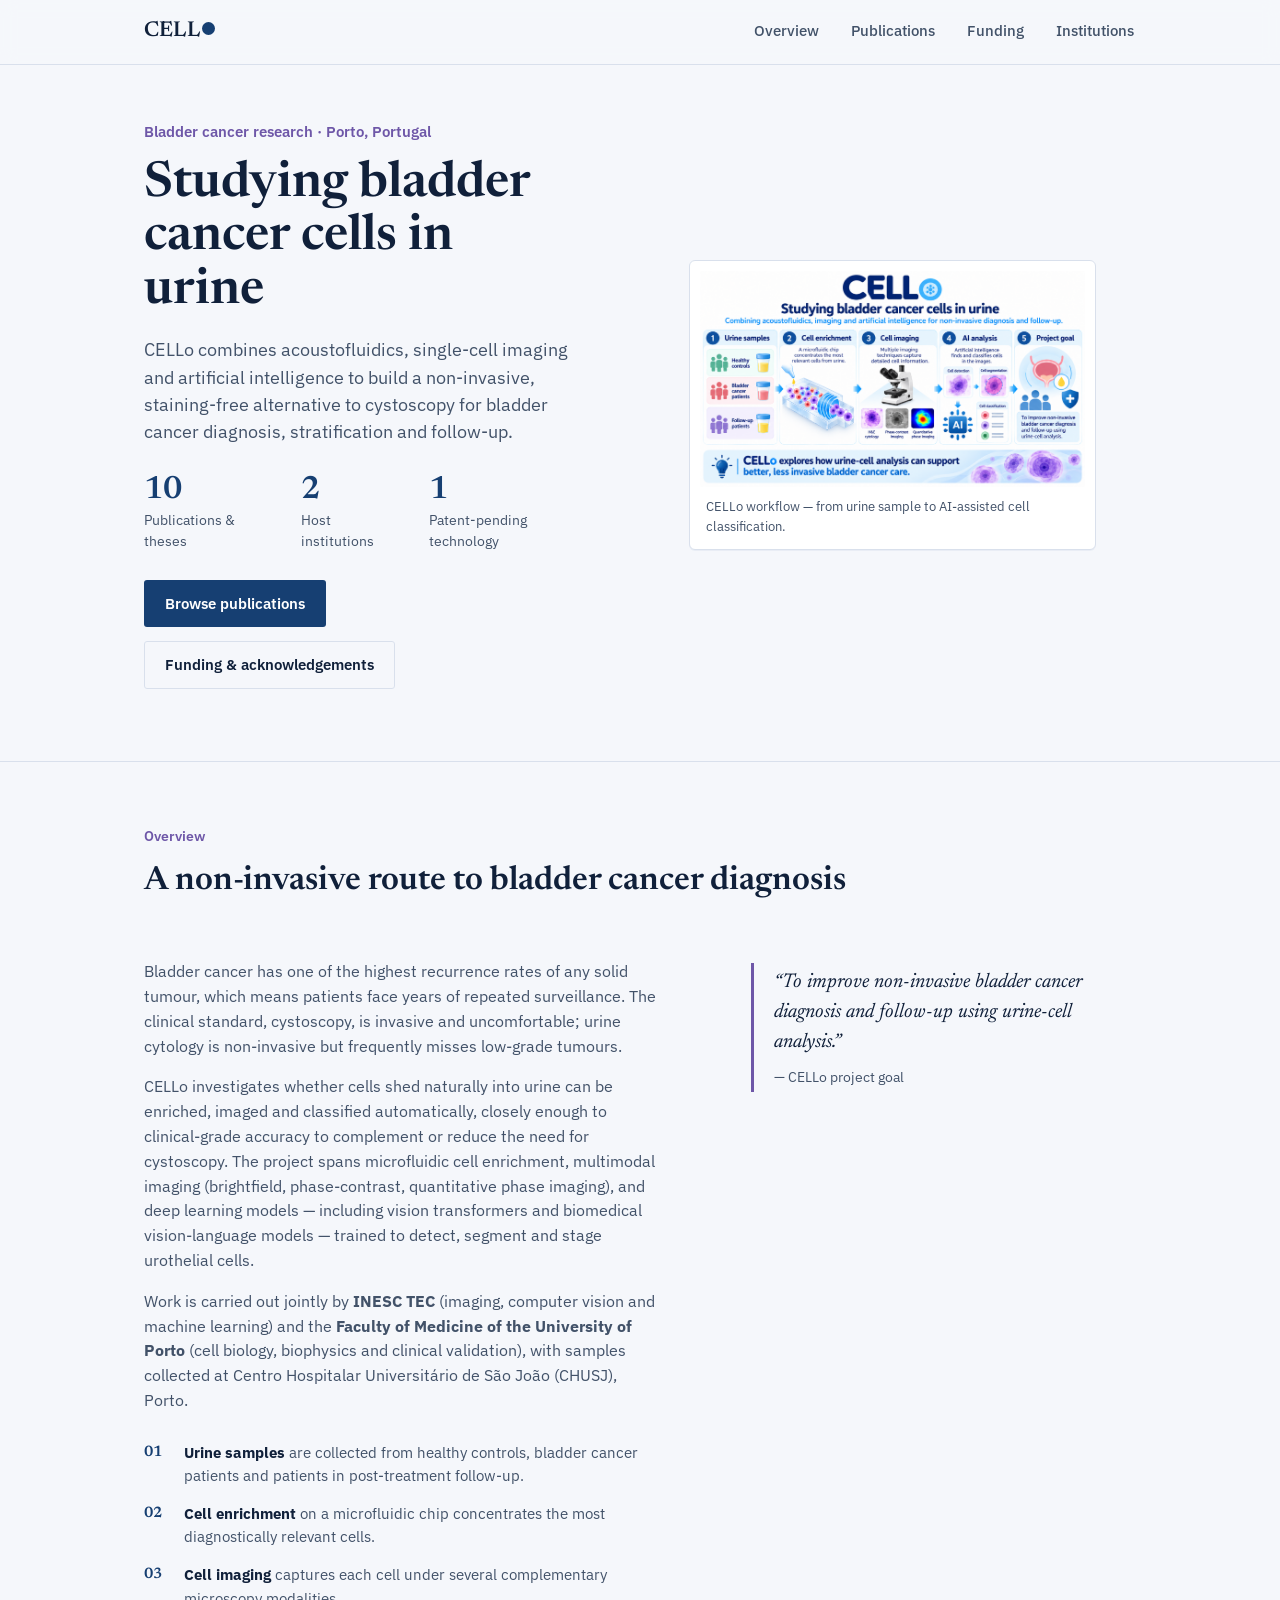
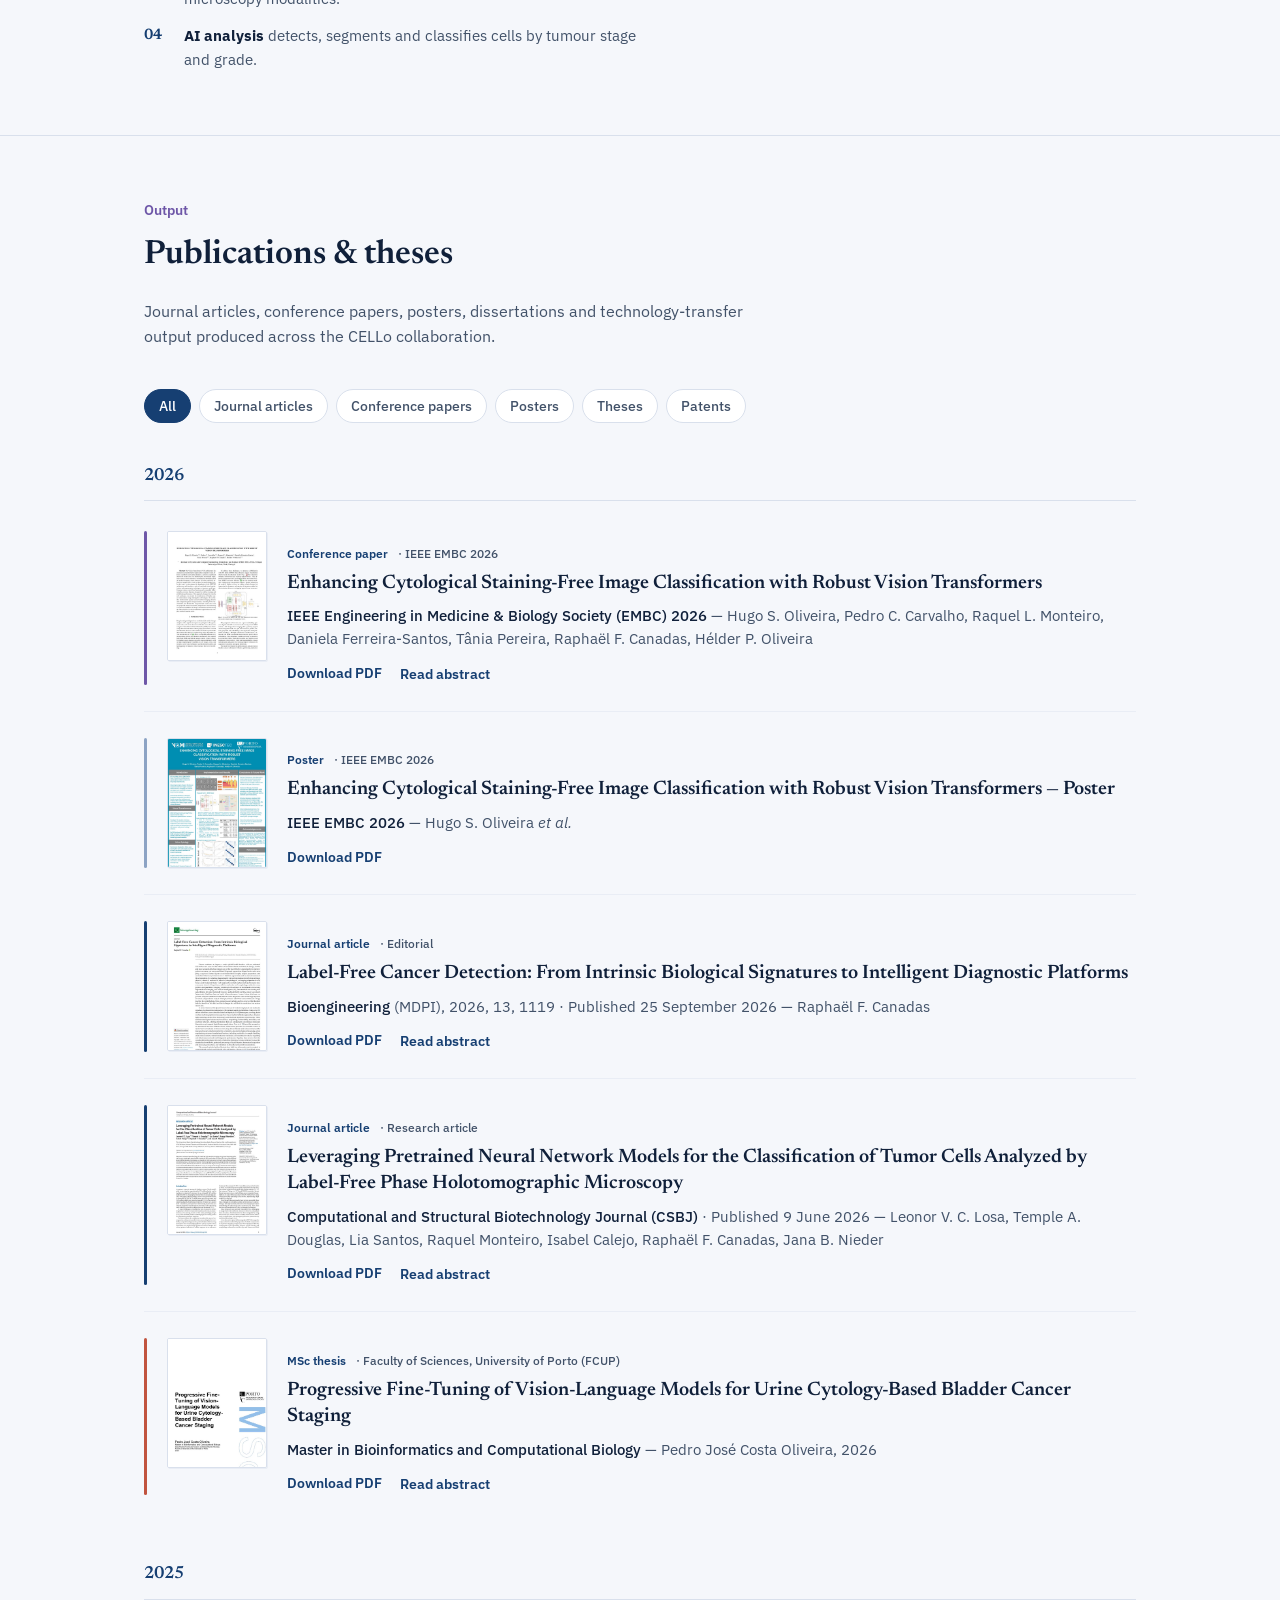
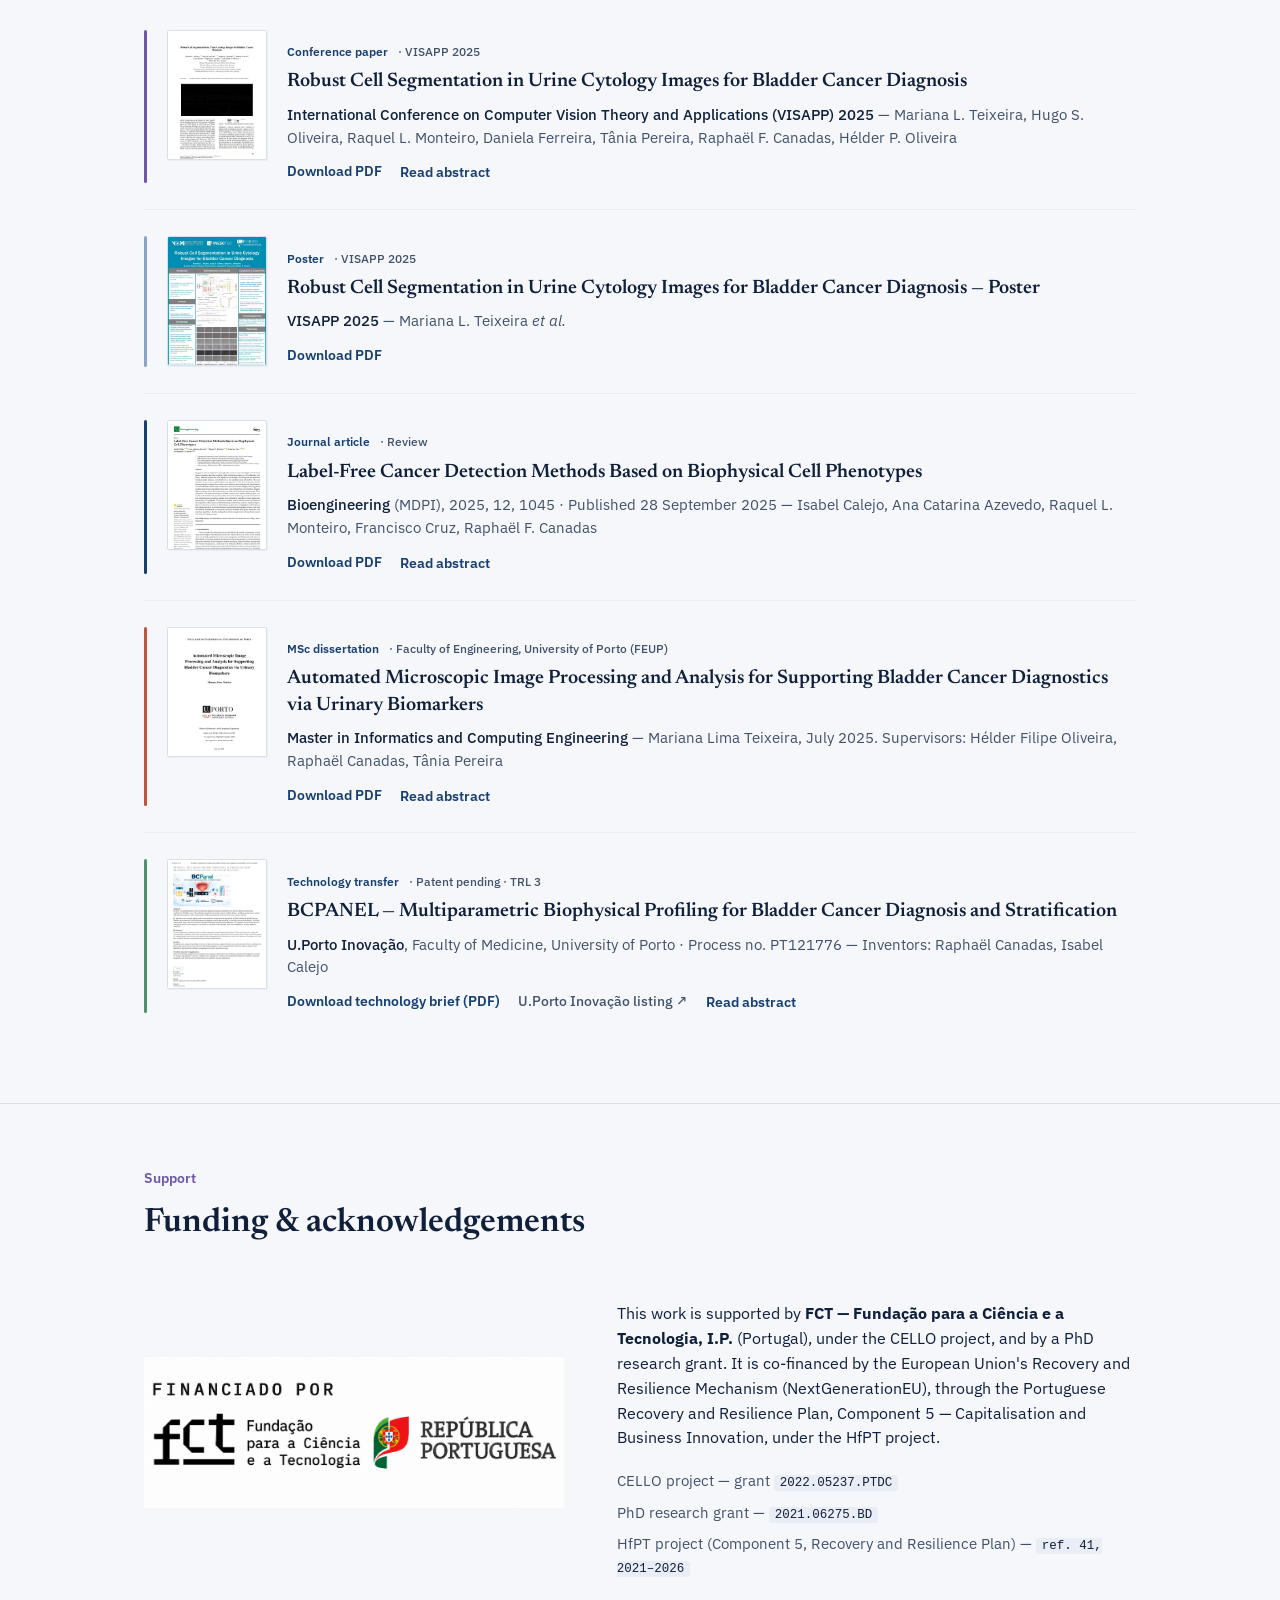
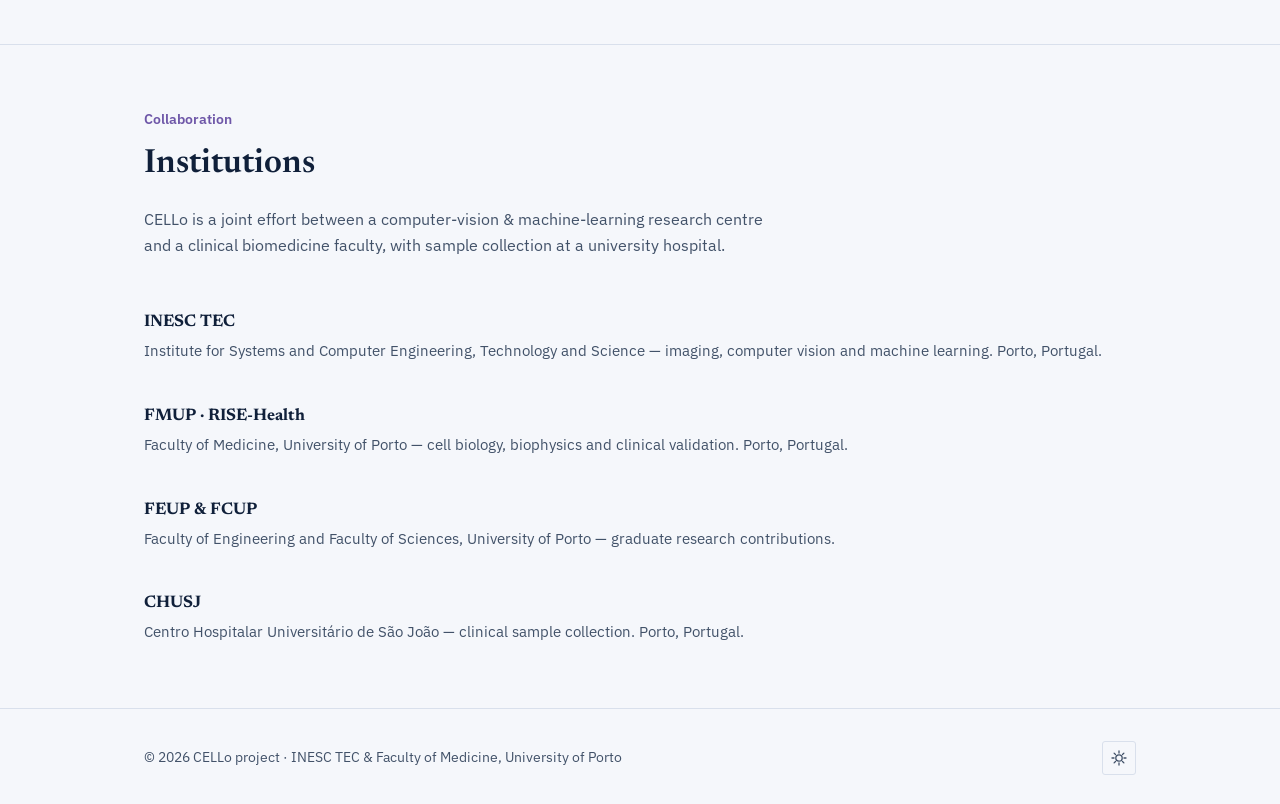
<file: docs/index.html>
<!doctype html>
<html lang="en">
<head>
<meta charset="UTF-8">
<meta name="viewport" content="width=device-width, initial-scale=1">
<title>CELLo — Studying bladder cancer cells in urine</title>
<meta name="description" content="CELLo combines acoustofluidics, imaging and artificial intelligence to support non-invasive diagnosis and follow-up of bladder cancer from urine samples. Publications, funding and project overview.">

<meta property="og:title" content="CELLo — Studying bladder cancer cells in urine">
<meta property="og:description" content="Combining acoustofluidics, imaging and artificial intelligence for non-invasive bladder cancer diagnosis and follow-up.">
<meta property="og:image" content="assets/img/graphical_abstract_cello.png">
<meta property="og:type" content="website">
<meta name="twitter:card" content="summary_large_image">

<link rel="icon" href="data:image/svg+xml,<svg xmlns=%22http://www.w3.org/2000/svg%22 viewBox=%220 0 100 100%22><circle cx=%2250%22 cy=%2250%22 r=%2245%22 fill=%22%23163f72%22/><circle cx=%2265%22 cy=%2242%22 r=%2214%22 fill=%22%236e9fd6%22/></svg>">
<link rel="preconnect" href="https://fonts.googleapis.com">
<link rel="stylesheet" href="css/styles.css">
</head>
<body>

<a class="visually-hidden" href="#main">Skip to content</a>

<header class="site-header">
  <div class="wrap">
    <a class="logo" href="#top"><span>CELL</span><span class="o" aria-hidden="true"></span></a>
    <button class="nav-toggle" id="navToggle" aria-expanded="false" aria-controls="mainNav" aria-label="Toggle navigation">
      <svg width="18" height="18" viewBox="0 0 18 18" fill="none"><path d="M1 4h16M1 9h16M1 14h16" stroke="currentColor" stroke-width="1.6" stroke-linecap="round"/></svg>
    </button>
    <nav class="main-nav" id="mainNav">
      <a href="#about">Overview</a>
      <a href="#publications">Publications</a>
      <a href="#funding">Funding</a>
      <a href="#team">Institutions</a>
    </nav>
  </div>
</header>

<main id="main">

  <section class="hero reveal" id="top">
    <div class="wrap">
      <div>
        <p class="hero-eyebrow">Bladder cancer research · Porto, Portugal</p>
        <h1>Studying bladder cancer cells in urine</h1>
        <p class="lede">CELLo combines acoustofluidics, single-cell imaging and artificial intelligence to build a non-invasive, staining-free alternative to cystoscopy for bladder cancer diagnosis, stratification and follow-up.</p>
        <div class="hero-stats">
          <div>
            <span class="num">10</span>
            <span class="label">Publications &amp; theses</span>
          </div>
          <div>
            <span class="num">2</span>
            <span class="label">Host institutions</span>
          </div>
          <div>
            <span class="num">1</span>
            <span class="label">Patent-pending technology</span>
          </div>
        </div>
        <div class="hero-actions">
          <a class="btn btn-primary" href="#publications">Browse publications</a>
          <a class="btn btn-ghost" href="#funding">Funding &amp; acknowledgements</a>
        </div>
      </div>
      <figure class="hero-figure">
        <img src="assets/img/graphical_abstract_cello.png" alt="CELLo workflow: urine samples from healthy controls, bladder cancer patients and follow-up patients are enriched on a microfluidic chip, imaged under multiple microscopy modalities, and analysed with AI for cell detection, segmentation and classification, aiming to improve non-invasive bladder cancer diagnosis and follow-up.">
        <figcaption>CELLo workflow — from urine sample to AI-assisted cell classification.</figcaption>
      </figure>
    </div>
  </section>

  <section id="about">
    <div class="wrap">
      <div class="section-head">
        <div>
          <p class="section-kicker">Overview</p>
          <h2 class="section-title">A non-invasive route to bladder cancer diagnosis</h2>
        </div>
      </div>
      <div class="about-grid">
        <div>
          <p>Bladder cancer has one of the highest recurrence rates of any solid tumour, which means patients face years of repeated surveillance. The clinical standard, cystoscopy, is invasive and uncomfortable; urine cytology is non-invasive but frequently misses low-grade tumours.</p>
          <p>CELLo investigates whether cells shed naturally into urine can be enriched, imaged and classified automatically, closely enough to clinical-grade accuracy to complement or reduce the need for cystoscopy. The project spans microfluidic cell enrichment, multimodal imaging (brightfield, phase-contrast, quantitative phase imaging), and deep learning models — including vision transformers and biomedical vision-language models — trained to detect, segment and stage urothelial cells.</p>
          <p>Work is carried out jointly by <strong>INESC TEC</strong> (imaging, computer vision and machine learning) and the <strong>Faculty of Medicine of the University of Porto</strong> (cell biology, biophysics and clinical validation), with samples collected at Centro Hospitalar Universitário de São João (CHUSJ), Porto.</p>
          <ul class="workflow-steps">
            <li><span class="n">01</span><span><strong>Urine samples</strong> are collected from healthy controls, bladder cancer patients and patients in post-treatment follow-up.</span></li>
            <li><span class="n">02</span><span><strong>Cell enrichment</strong> on a microfluidic chip concentrates the most diagnostically relevant cells.</span></li>
            <li><span class="n">03</span><span><strong>Cell imaging</strong> captures each cell under several complementary microscopy modalities.</span></li>
            <li><span class="n">04</span><span><strong>AI analysis</strong> detects, segments and classifies cells by tumour stage and grade.</span></li>
          </ul>
        </div>
        <blockquote class="pull">
          “To improve non-invasive bladder cancer diagnosis and follow-up using urine-cell analysis.”
          <cite>— CELLo project goal</cite>
        </blockquote>
      </div>
    </div>
  </section>

  <section id="publications">
    <div class="wrap">
      <div class="section-head">
        <div>
          <p class="section-kicker">Output</p>
          <h2 class="section-title">Publications &amp; theses</h2>
          <p class="section-intro">Journal articles, conference papers, posters, dissertations and technology-transfer output produced across the CELLo collaboration.</p>
        </div>
        <div class="filter-row" role="group" aria-label="Filter publications by type">
          <button class="filter-pill" data-filter="all" aria-pressed="true">All</button>
          <button class="filter-pill" data-filter="journal" aria-pressed="false">Journal articles</button>
          <button class="filter-pill" data-filter="conference" aria-pressed="false">Conference papers</button>
          <button class="filter-pill" data-filter="poster" aria-pressed="false">Posters</button>
          <button class="filter-pill" data-filter="thesis" aria-pressed="false">Theses</button>
          <button class="filter-pill" data-filter="patent" aria-pressed="false">Patents</button>
        </div>
      </div>

      <!-- ================= 2026 ================= -->
      <div class="pub-year-group">
        <h3 class="pub-year-heading">2026</h3>

        <article class="pub-item type-conference" data-type="conference">
          <div class="rule"></div>
          <a class="pub-thumb" href="assets/pdfs/embc2026-paper-oliveira.pdf" tabindex="-1" aria-hidden="true"><img src="assets/img/thumbs/embc2026-paper.jpg" alt="" loading="lazy" width="200" height="260"></a>
          <div>
            <p class="pub-kicker"><span class="tag">Conference paper</span> · IEEE EMBC 2026</p>
            <h4 class="pub-title">Enhancing Cytological Staining-Free Image Classification with Robust Vision Transformers</h4>
            <p class="pub-meta"><span class="venue">IEEE Engineering in Medicine &amp; Biology Society (EMBC) 2026</span> — Hugo S. Oliveira, Pedro C. Carvalho, Raquel L. Monteiro, Daniela Ferreira-Santos, Tânia Pereira, Raphaël F. Canadas, Hélder P. Oliveira</p>
            <p class="pub-abstract">Proposes a DINO-pretrained, DeiT-III-based vision transformer with a SERF attention activation and an asymmetric loss for class imbalance, applied to staining-free bladder cancer cell classification from the CELLo dataset. Benchmarked against ViT, ConvNeXtV2 and ResNet-50 across CELLo, ISIC 2019 and a bladder-tissue endoscopy dataset.</p>
            <div class="pub-links">
              <a href="assets/pdfs/embc2026-paper-oliveira.pdf">Download PDF</a>
              <button type="button" class="toggle-abstract">Read abstract</button>
            </div>
          </div>
        </article>

        <article class="pub-item type-poster" data-type="poster">
          <div class="rule"></div>
          <a class="pub-thumb" href="assets/pdfs/embc2026-poster-oliveira.pdf" tabindex="-1" aria-hidden="true"><img src="assets/img/thumbs/embc2026-poster.jpg" alt="" loading="lazy" width="200" height="260"></a>
          <div>
            <p class="pub-kicker"><span class="tag">Poster</span> · IEEE EMBC 2026</p>
            <h4 class="pub-title">Enhancing Cytological Staining-Free Image Classification with Robust Vision Transformers — Poster</h4>
            <p class="pub-meta"><span class="venue">IEEE EMBC 2026</span> — Hugo S. Oliveira <em>et al.</em></p>
            <div class="pub-links">
              <a href="assets/pdfs/embc2026-poster-oliveira.pdf">Download PDF</a>
            </div>
          </div>
        </article>

        <article class="pub-item type-journal" data-type="journal">
          <div class="rule"></div>
          <a class="pub-thumb" href="assets/pdfs/bioengineering2026-editorial-canadas.pdf" tabindex="-1" aria-hidden="true"><img src="assets/img/thumbs/bioeng2026.jpg" alt="" loading="lazy" width="200" height="260"></a>
          <div>
            <p class="pub-kicker"><span class="tag">Journal article</span> · Editorial</p>
            <h4 class="pub-title">Label-Free Cancer Detection: From Intrinsic Biological Signatures to Intelligent Diagnostic Platforms</h4>
            <p class="pub-meta"><span class="venue">Bioengineering</span> (MDPI), 2026, 13, 1119 · Published 25 September 2026 — Raphaël F. Canadas</p>
            <p class="pub-abstract">Editorial introducing a Bioengineering special issue on label-free cancer detection, surveying how optical, electrical, mechanical and imaging biomarkers — combined with microfluidics and AI — are creating new routes to rapid, minimally invasive cancer assessment.</p>
            <div class="pub-links">
              <a href="assets/pdfs/bioengineering2026-editorial-canadas.pdf">Download PDF</a>
              <button type="button" class="toggle-abstract">Read abstract</button>
            </div>
          </div>
        </article>

        <article class="pub-item type-journal" data-type="journal">
          <div class="rule"></div>
          <a class="pub-thumb" href="assets/pdfs/csbj2026-holotomography-losa.pdf" tabindex="-1" aria-hidden="true"><img src="assets/img/thumbs/csbj2026.jpg" alt="" loading="lazy" width="200" height="260"></a>
          <div>
            <p class="pub-kicker"><span class="tag">Journal article</span> · Research article</p>
            <h4 class="pub-title">Leveraging Pretrained Neural Network Models for the Classification of Tumor Cells Analyzed by Label-Free Phase Holotomographic Microscopy</h4>
            <p class="pub-meta"><span class="venue">Computational and Structural Biotechnology Journal (CSBJ)</span> · Published 9 June 2026 — Leonor V. C. Losa, Temple A. Douglas, Lia Santos, Raquel Monteiro, Isabel Calejo, Raphaël F. Canadas, Jana B. Nieder</p>
            <p class="pub-abstract">Uses 3D phase holotomographic microscopy with pretrained CNNs (VGG16, ResNet18, DenseNet121, EfficientNet-B0) to classify treatment status in lung cancer cells label-free, reaching 96.9% accuracy, then extends the same pipeline to separate high- from low-grade urothelial cancer cells with 90.6% accuracy.</p>
            <div class="pub-links">
              <a href="assets/pdfs/csbj2026-holotomography-losa.pdf">Download PDF</a>
              <button type="button" class="toggle-abstract">Read abstract</button>
            </div>
          </div>
        </article>

        <article class="pub-item type-thesis" data-type="thesis">
          <div class="rule"></div>
          <a class="pub-thumb" href="assets/pdfs/fcup-msc-thesis-pedro-oliveira.pdf" tabindex="-1" aria-hidden="true"><img src="assets/img/thumbs/fcup-thesis.jpg" alt="" loading="lazy" width="200" height="260"></a>
          <div>
            <p class="pub-kicker"><span class="tag">MSc thesis</span> · Faculty of Sciences, University of Porto (FCUP)</p>
            <h4 class="pub-title">Progressive Fine-Tuning of Vision-Language Models for Urine Cytology-Based Bladder Cancer Staging</h4>
            <p class="pub-meta"><span class="venue">Master in Bioinformatics and Computational Biology</span> — Pedro José Costa Oliveira, 2026</p>
            <p class="pub-abstract">Adapts BiomedCLIP, a pretrained biomedical vision-language model, to bladder cancer staging from urine cytology through a progressive fine-tuning strategy (linear probing to full unfreezing), reporting a balanced accuracy of 94.04% across five tumour stages and generalisation to external imaging datasets.</p>
            <div class="pub-links">
              <a href="assets/pdfs/fcup-msc-thesis-pedro-oliveira.pdf">Download PDF</a>
              <button type="button" class="toggle-abstract">Read abstract</button>
            </div>
          </div>
        </article>
      </div>

      <!-- ================= 2025 ================= -->
      <div class="pub-year-group">
        <h3 class="pub-year-heading">2025</h3>

        <article class="pub-item type-conference" data-type="conference">
          <div class="rule"></div>
          <a class="pub-thumb" href="assets/pdfs/visapp2025-paper-teixeira.pdf" tabindex="-1" aria-hidden="true"><img src="assets/img/thumbs/visapp2025-paper.jpg" alt="" loading="lazy" width="200" height="260"></a>
          <div>
            <p class="pub-kicker"><span class="tag">Conference paper</span> · VISAPP 2025</p>
            <h4 class="pub-title">Robust Cell Segmentation in Urine Cytology Images for Bladder Cancer Diagnosis</h4>
            <p class="pub-meta"><span class="venue">International Conference on Computer Vision Theory and Applications (VISAPP) 2025</span> — Mariana L. Teixeira, Hugo S. Oliveira, Raquel L. Monteiro, Daniela Ferreira, Tânia Pereira, Raphaël F. Canadas, Hélder P. Oliveira</p>
            <p class="pub-abstract">Benchmarks classical (Otsu, thresholding, hybrid pipelines, Cellpose) against deep-learning segmentation (DeepCell, a CNN enhanced with self-supervised DINO ViT features) on the CELLo brightfield dataset, finding hybrid methods handle noise and overlaps well, while DeepCell achieves the highest accuracy and detection rate.</p>
            <div class="pub-links">
              <a href="assets/pdfs/visapp2025-paper-teixeira.pdf">Download PDF</a>
              <button type="button" class="toggle-abstract">Read abstract</button>
            </div>
          </div>
        </article>

        <article class="pub-item type-poster" data-type="poster">
          <div class="rule"></div>
          <a class="pub-thumb" href="assets/pdfs/visapp2025-poster-teixeira.pdf" tabindex="-1" aria-hidden="true"><img src="assets/img/thumbs/visapp2025-poster.jpg" alt="" loading="lazy" width="200" height="260"></a>
          <div>
            <p class="pub-kicker"><span class="tag">Poster</span> · VISAPP 2025</p>
            <h4 class="pub-title">Robust Cell Segmentation in Urine Cytology Images for Bladder Cancer Diagnosis — Poster</h4>
            <p class="pub-meta"><span class="venue">VISAPP 2025</span> — Mariana L. Teixeira <em>et al.</em></p>
            <div class="pub-links">
              <a href="assets/pdfs/visapp2025-poster-teixeira.pdf">Download PDF</a>
            </div>
          </div>
        </article>

        <article class="pub-item type-journal" data-type="journal">
          <div class="rule"></div>
          <a class="pub-thumb" href="assets/pdfs/bioengineering2025-review-calejo.pdf" tabindex="-1" aria-hidden="true"><img src="assets/img/thumbs/bioeng2025.jpg" alt="" loading="lazy" width="200" height="260"></a>
          <div>
            <p class="pub-kicker"><span class="tag">Journal article</span> · Review</p>
            <h4 class="pub-title">Label-Free Cancer Detection Methods Based on Biophysical Cell Phenotypes</h4>
            <p class="pub-meta"><span class="venue">Bioengineering</span> (MDPI), 2025, 12, 1045 · Published 28 September 2025 — Isabel Calejo, Ana Catarina Azevedo, Raquel L. Monteiro, Francisco Cruz, Raphaël F. Canadas</p>
            <p class="pub-abstract">Reviews label-free cancer-detection approaches built on the morpho-biophysical properties of cells — avoiding exogenous labels to reduce workload, sample damage and cost while improving reproducibility — and surveys their integration with microfluidics and machine learning.</p>
            <div class="pub-links">
              <a href="assets/pdfs/bioengineering2025-review-calejo.pdf">Download PDF</a>
              <button type="button" class="toggle-abstract">Read abstract</button>
            </div>
          </div>
        </article>

        <article class="pub-item type-thesis" data-type="thesis">
          <div class="rule"></div>
          <a class="pub-thumb" href="assets/pdfs/feup-msc-dissertation-mariana-teixeira.pdf" tabindex="-1" aria-hidden="true"><img src="assets/img/thumbs/feup-thesis.jpg" alt="" loading="lazy" width="200" height="260"></a>
          <div>
            <p class="pub-kicker"><span class="tag">MSc dissertation</span> · Faculty of Engineering, University of Porto (FEUP)</p>
            <h4 class="pub-title">Automated Microscopic Image Processing and Analysis for Supporting Bladder Cancer Diagnostics via Urinary Biomarkers</h4>
            <p class="pub-meta"><span class="venue">Master in Informatics and Computing Engineering</span> — Mariana Lima Teixeira, July 2025. Supervisors: Hélder Filipe Oliveira, Raphaël Canadas, Tânia Pereira</p>
            <p class="pub-abstract">Develops and benchmarks an automated image-processing pipeline — from preprocessing to segmentation — for urothelial cells imaged by brightfield microscopy, laying the methodological groundwork later published at VISAPP 2025.</p>
            <div class="pub-links">
              <a href="assets/pdfs/feup-msc-dissertation-mariana-teixeira.pdf">Download PDF</a>
              <button type="button" class="toggle-abstract">Read abstract</button>
            </div>
          </div>
        </article>

        <article class="pub-item type-patent" data-type="patent">
          <div class="rule"></div>
          <a class="pub-thumb" href="assets/pdfs/bcpanel-tech-brief-upin.pdf" tabindex="-1" aria-hidden="true"><img src="assets/img/thumbs/bcpanel.jpg" alt="" loading="lazy" width="200" height="260"></a>
          <div>
            <p class="pub-kicker"><span class="tag">Technology transfer</span> · Patent pending · TRL 3</p>
            <h4 class="pub-title">BCPANEL — Multiparametric Biophysical Profiling for Bladder Cancer Diagnosis and Stratification</h4>
            <p class="pub-meta"><span class="venue">U.Porto Inovação</span>, Faculty of Medicine, University of Porto · Process no. PT121776 — Inventors: Raphaël Canadas, Isabel Calejo</p>
            <p class="pub-abstract">A multiparametric biophysical profiling approach analysing morphological, optical, clustering, dry-mass and zeta-potential properties of single cells, combined through machine learning to identify bladder-cancer-associated phenotypes and support stratification by grade, stage, muscle invasiveness and EMT phenotype from urine samples.</p>
            <div class="pub-links">
              <a href="assets/pdfs/bcpanel-tech-brief-upin.pdf">Download technology brief (PDF)</a>
              <a class="ext" href="https://www.upin.up.pt/pt-pt/tecnologias/bcpanel-multiparametric-biophysical-profiling-bladder-cancer-diagnosis-and" target="_blank" rel="noopener">U.Porto Inovação listing ↗</a>
              <button type="button" class="toggle-abstract">Read abstract</button>
            </div>
          </div>
        </article>
      </div>

      <p id="emptyState" class="section-intro" hidden style="margin-top:32px;">No publications match this filter yet.</p>
    </div>
  </section>

  <section id="funding">
    <div class="wrap">
      <div class="section-head">
        <div>
          <p class="section-kicker">Support</p>
          <h2 class="section-title">Funding &amp; acknowledgements</h2>
        </div>
      </div>
      <div class="funding-panel">
        <img src="assets/img/funding_fct.png" alt="Funded by FCT — Fundação para a Ciência e a Tecnologia — and the Portuguese Republic">
        <div>
          <p>This work is supported by <strong>FCT — Fundação para a Ciência e a Tecnologia, I.P.</strong> (Portugal), under the CELLO project, and by a PhD research grant. It is co-financed by the European Union's Recovery and Resilience Mechanism (NextGenerationEU), through the Portuguese Recovery and Resilience Plan, Component 5 — Capitalisation and Business Innovation, under the HfPT project.</p>
          <ul class="grants">
            <li>CELLO project — grant <code>2022.05237.PTDC</code></li>
            <li>PhD research grant — <code>2021.06275.BD</code></li>
            <li>HfPT project (Component 5, Recovery and Resilience Plan) — <code>ref. 41, 2021–2026</code></li>
          </ul>
        </div>
      </div>
    </div>
  </section>

  <section id="team">
    <div class="wrap">
      <div class="section-head">
        <div>
          <p class="section-kicker">Collaboration</p>
          <h2 class="section-title">Institutions</h2>
          <p class="section-intro">CELLo is a joint effort between a computer-vision &amp; machine-learning research centre and a clinical biomedicine faculty, with sample collection at a university hospital.</p>
        </div>
      </div>
      <div class="institutions">
        <div>
          <strong>INESC TEC</strong>
          Institute for Systems and Computer Engineering, Technology and Science — imaging, computer vision and machine learning. Porto, Portugal.
        </div>
        <div>
          <strong>FMUP · RISE-Health</strong>
          Faculty of Medicine, University of Porto — cell biology, biophysics and clinical validation. Porto, Portugal.
        </div>
        <div>
          <strong>FEUP &amp; FCUP</strong>
          Faculty of Engineering and Faculty of Sciences, University of Porto — graduate research contributions.
        </div>
        <div>
          <strong>CHUSJ</strong>
          Centro Hospitalar Universitário de São João — clinical sample collection. Porto, Portugal.
        </div>
      </div>
    </div>
  </section>

</main>

<footer class="site-footer">
  <div class="wrap">
    <span>© <span id="year">2026</span> CELLo project · INESC TEC &amp; Faculty of Medicine, University of Porto</span>
    <button class="theme-toggle" id="themeToggle" aria-label="Toggle dark mode" title="Toggle dark mode">
      <svg width="16" height="16" viewBox="0 0 16 16" fill="none" aria-hidden="true"><path d="M8 1v2M8 13v2M1 8h2M13 8h2M3.1 3.1l1.4 1.4M11.5 11.5l1.4 1.4M3.1 12.9l1.4-1.4M11.5 4.5l1.4-1.4" stroke="currentColor" stroke-width="1.3" stroke-linecap="round"/><circle cx="8" cy="8" r="3.2" stroke="currentColor" stroke-width="1.3"/></svg>
    </button>
  </div>
</footer>

<script src="js/main.js"></script>
</body>
</html>
</file>
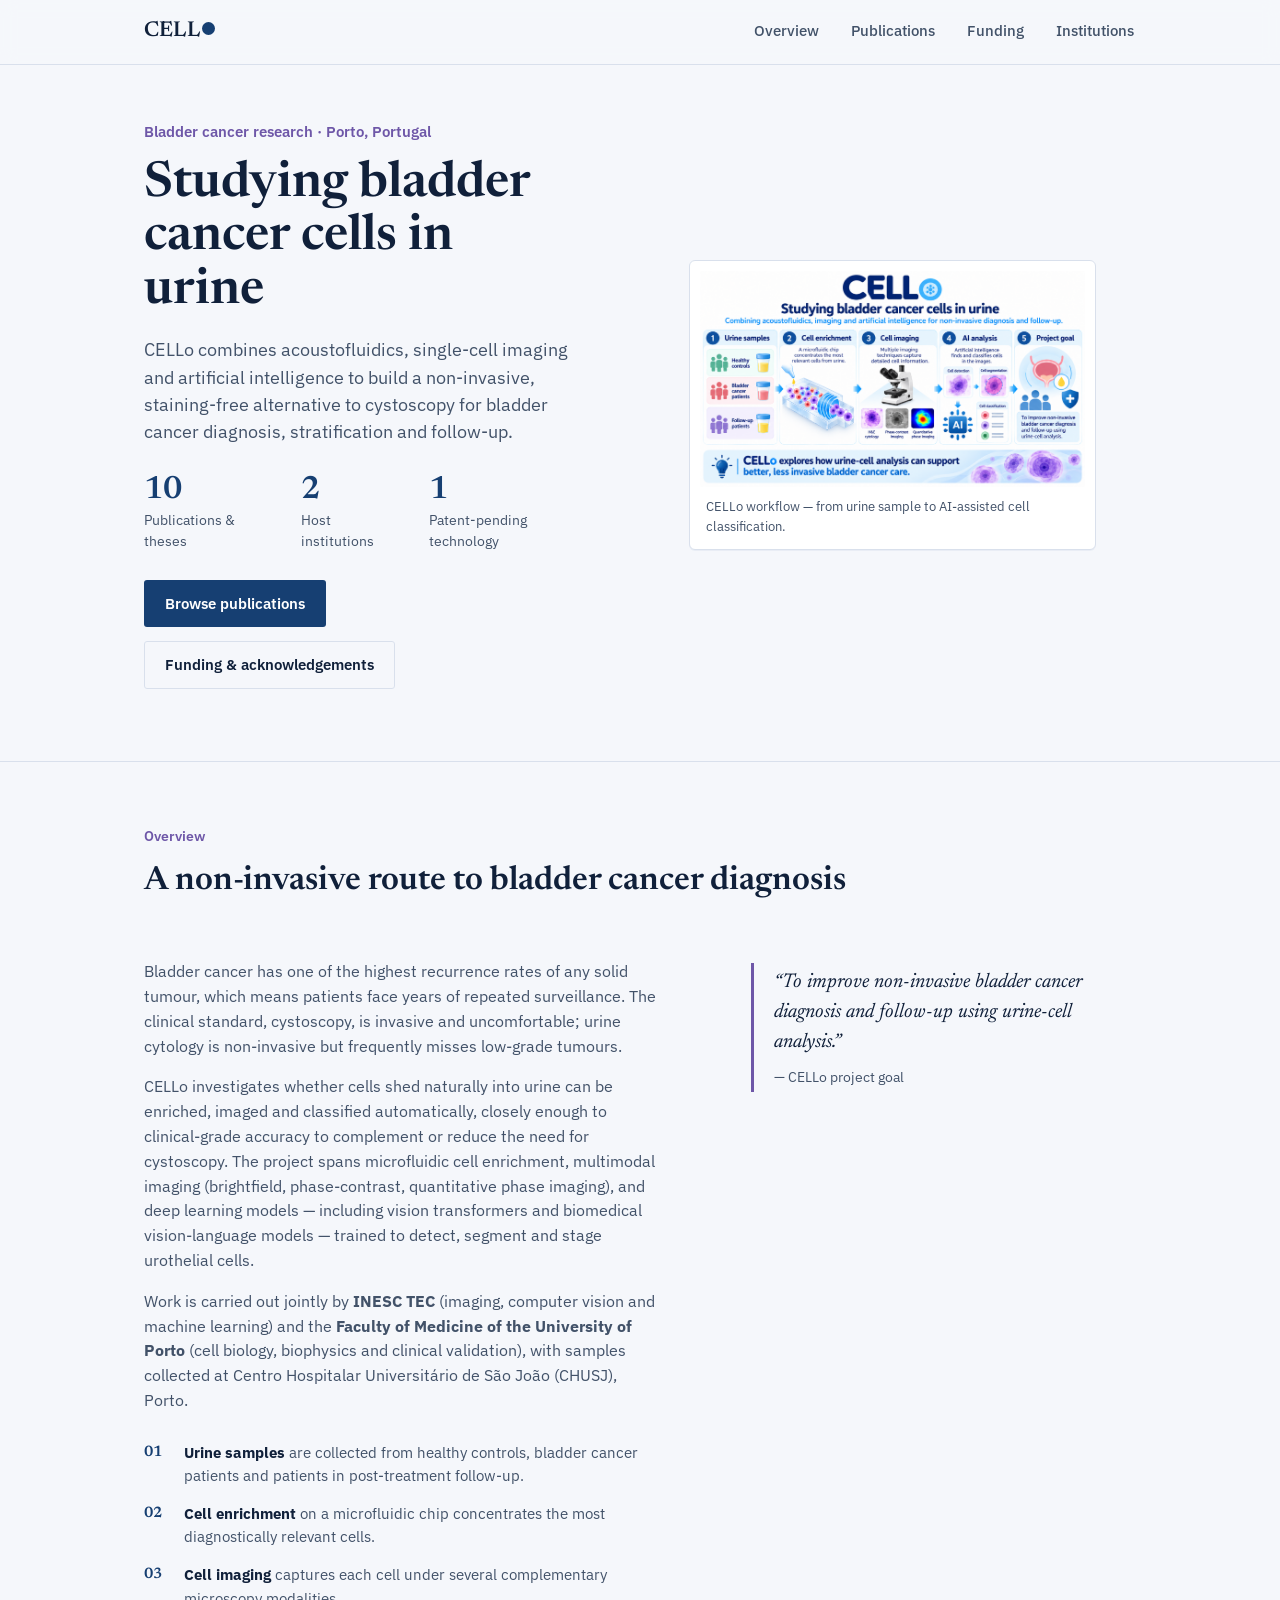
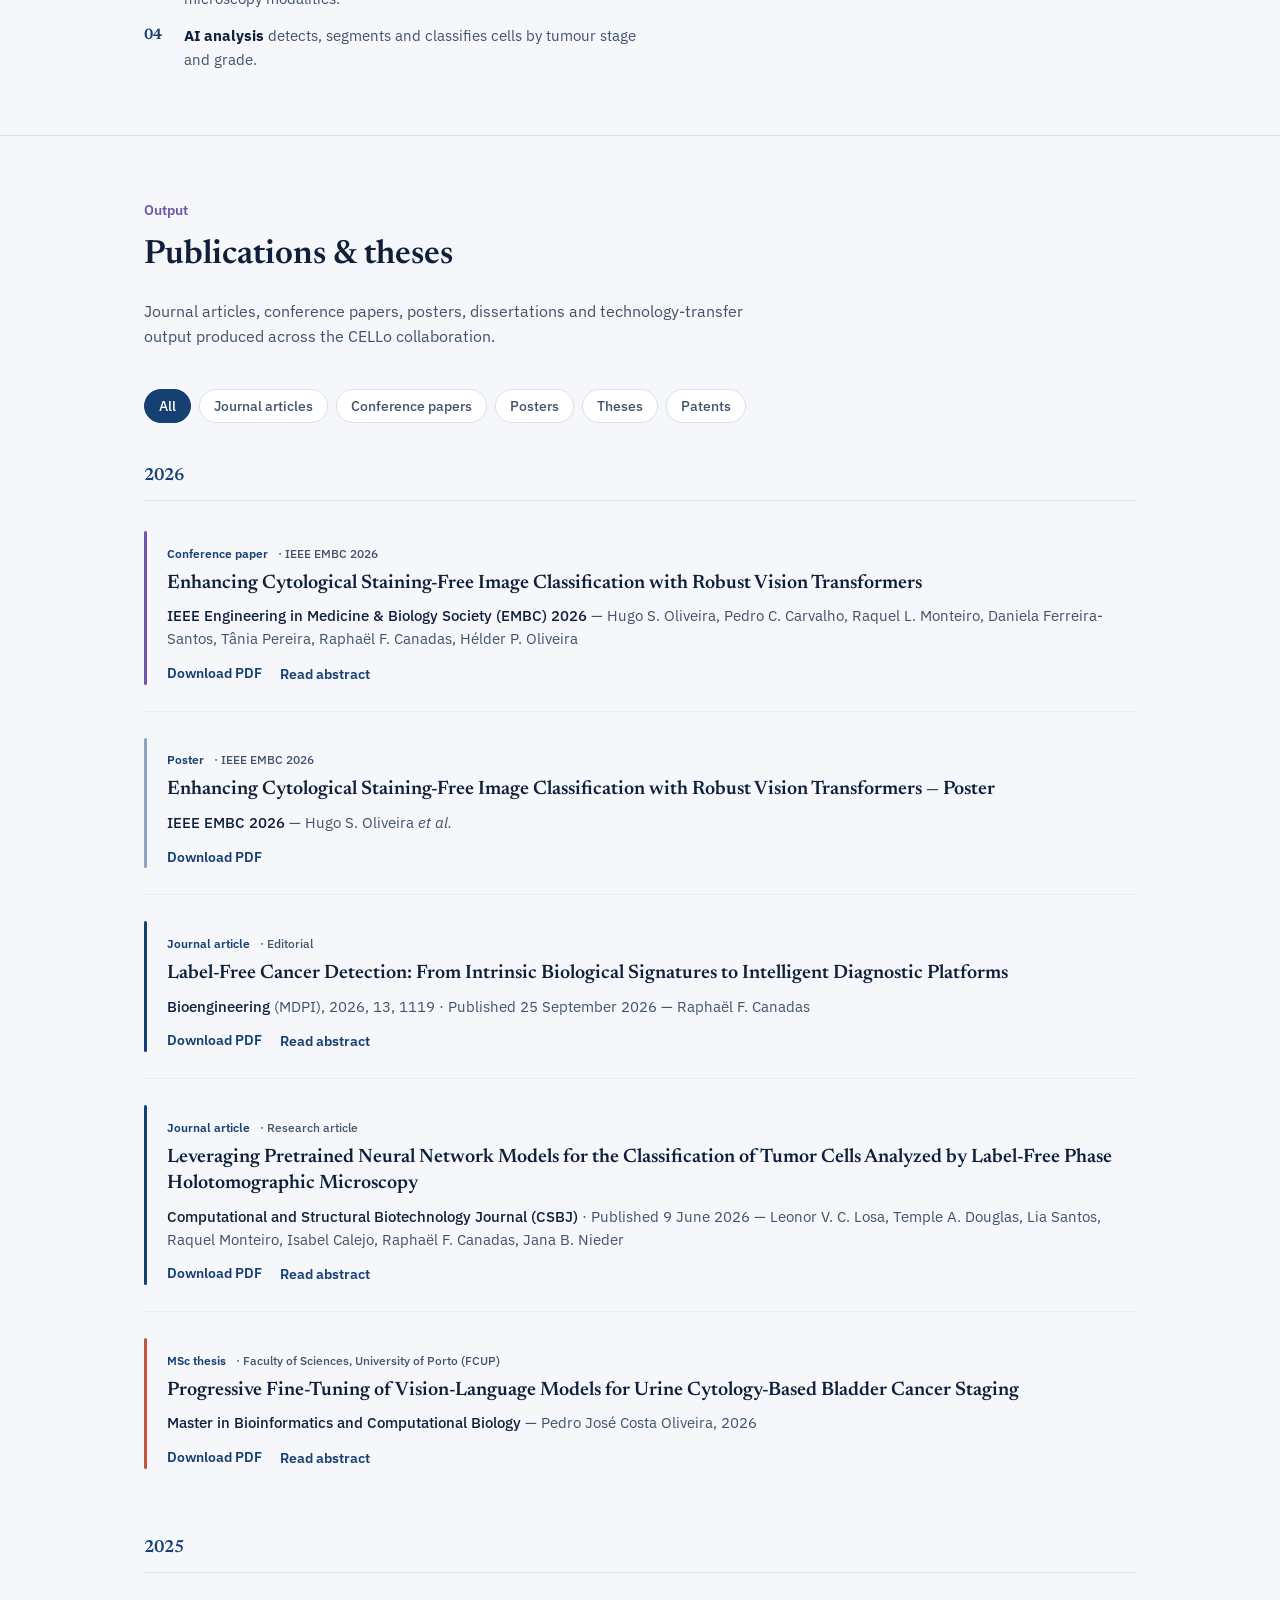
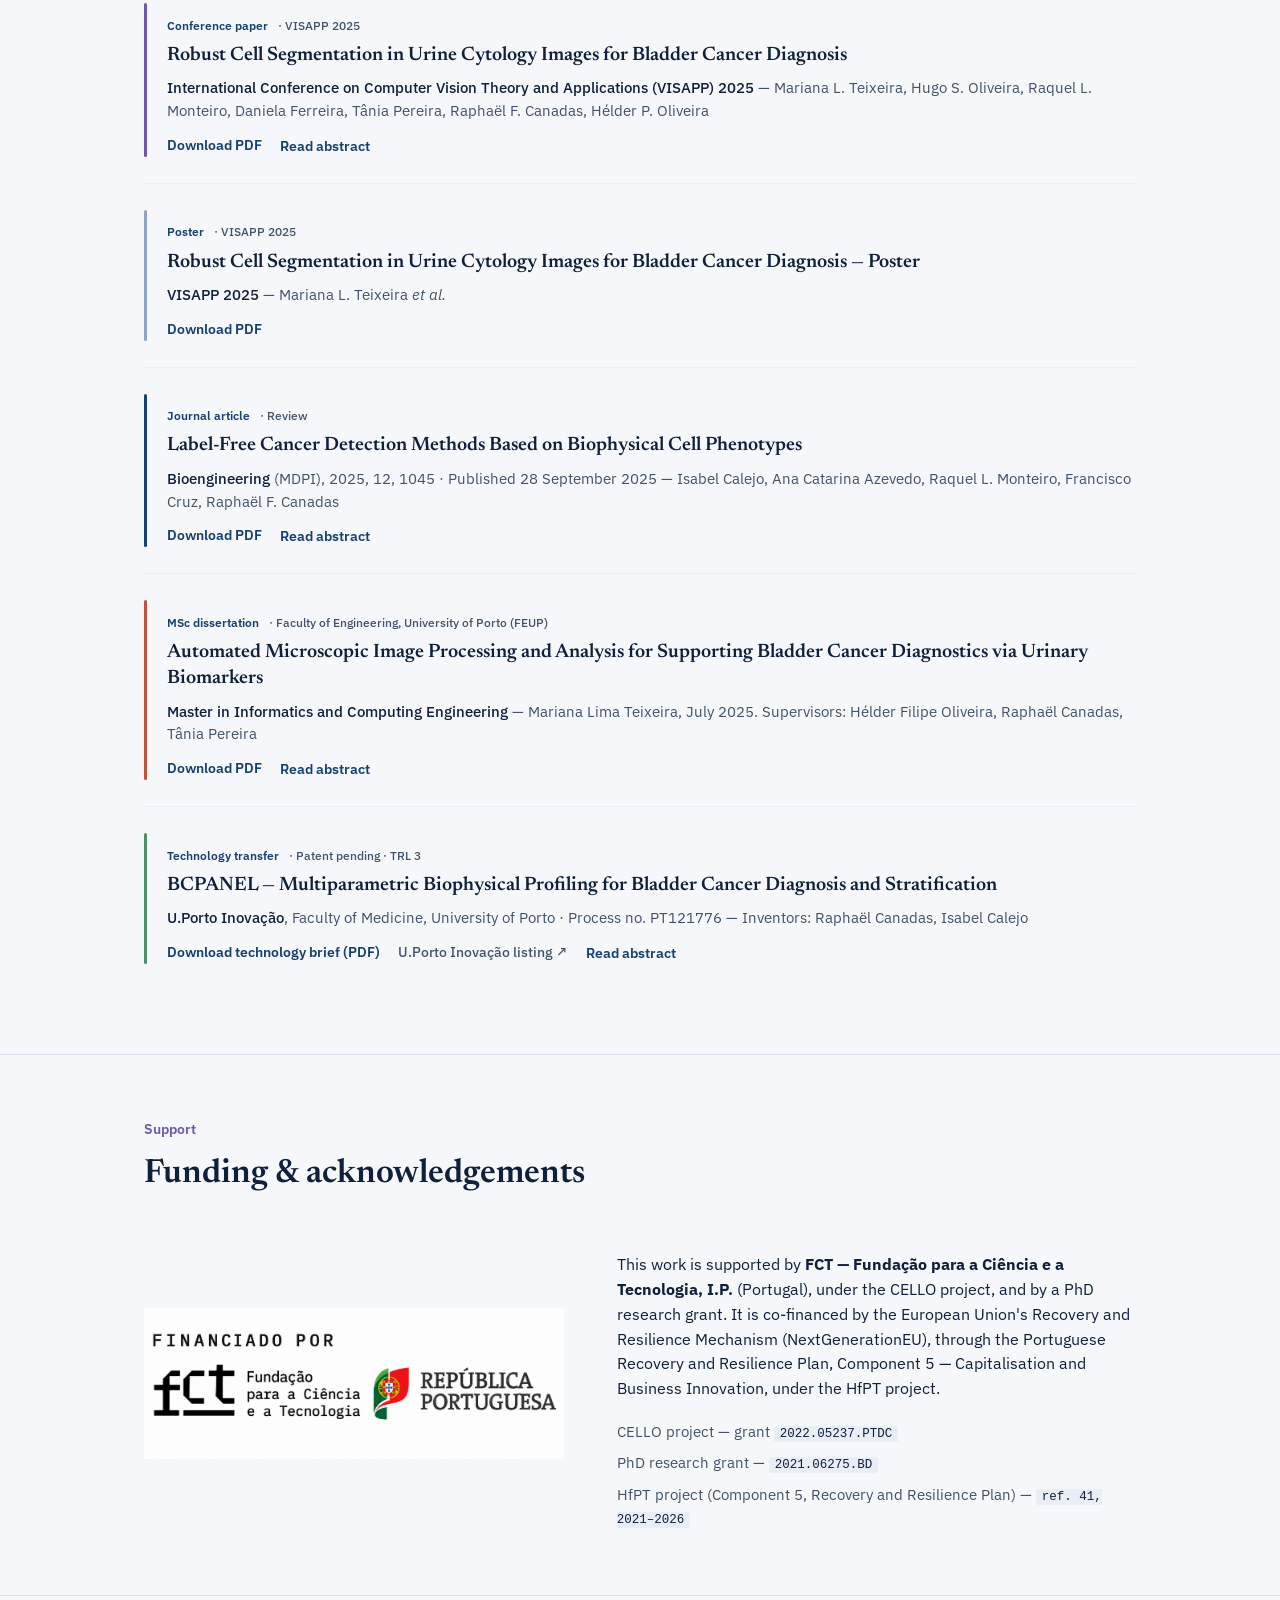
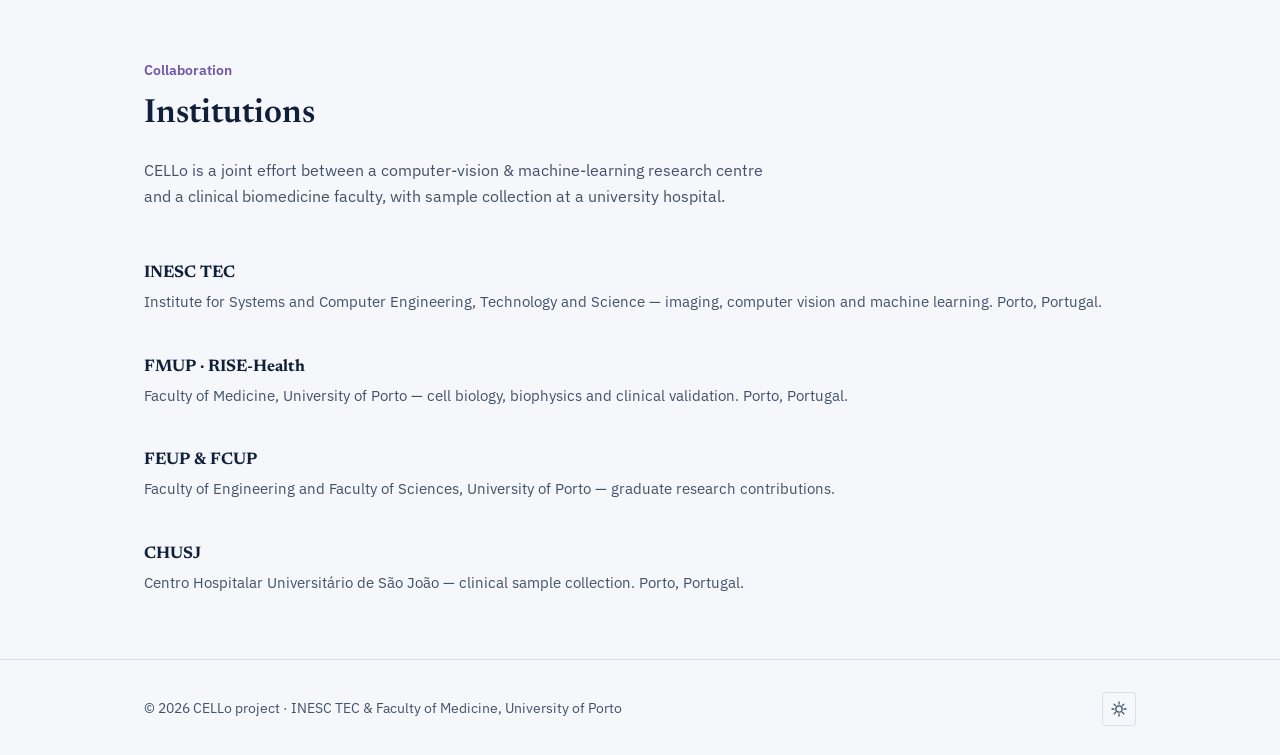
<file: website/cello-site/index.html>
<!doctype html>
<html lang="en">
<head>
<meta charset="UTF-8">
<meta name="viewport" content="width=device-width, initial-scale=1">
<title>CELLo — Studying bladder cancer cells in urine</title>
<meta name="description" content="CELLo combines acoustofluidics, imaging and artificial intelligence to support non-invasive diagnosis and follow-up of bladder cancer from urine samples. Publications, funding and project overview.">

<meta property="og:title" content="CELLo — Studying bladder cancer cells in urine">
<meta property="og:description" content="Combining acoustofluidics, imaging and artificial intelligence for non-invasive bladder cancer diagnosis and follow-up.">
<meta property="og:image" content="assets/img/graphical_abstract_cello.png">
<meta property="og:type" content="website">
<meta name="twitter:card" content="summary_large_image">

<link rel="icon" href="data:image/svg+xml,<svg xmlns=%22http://www.w3.org/2000/svg%22 viewBox=%220 0 100 100%22><circle cx=%2250%22 cy=%2250%22 r=%2245%22 fill=%22%23163f72%22/><circle cx=%2265%22 cy=%2242%22 r=%2214%22 fill=%22%236e9fd6%22/></svg>">
<link rel="preconnect" href="https://fonts.googleapis.com">
<link rel="stylesheet" href="css/styles.css">
</head>
<body>

<a class="visually-hidden" href="#main">Skip to content</a>

<header class="site-header">
  <div class="wrap">
    <a class="logo" href="#top"><span>CELL</span><span class="o" aria-hidden="true"></span></a>
    <button class="nav-toggle" id="navToggle" aria-expanded="false" aria-controls="mainNav" aria-label="Toggle navigation">
      <svg width="18" height="18" viewBox="0 0 18 18" fill="none"><path d="M1 4h16M1 9h16M1 14h16" stroke="currentColor" stroke-width="1.6" stroke-linecap="round"/></svg>
    </button>
    <nav class="main-nav" id="mainNav">
      <a href="#about">Overview</a>
      <a href="#publications">Publications</a>
      <a href="#funding">Funding</a>
      <a href="#team">Institutions</a>
    </nav>
  </div>
</header>

<main id="main">

  <section class="hero reveal" id="top">
    <div class="wrap">
      <div>
        <p class="hero-eyebrow">Bladder cancer research · Porto, Portugal</p>
        <h1>Studying bladder cancer cells in urine</h1>
        <p class="lede">CELLo combines acoustofluidics, single-cell imaging and artificial intelligence to build a non-invasive, staining-free alternative to cystoscopy for bladder cancer diagnosis, stratification and follow-up.</p>
        <div class="hero-stats">
          <div>
            <span class="num">10</span>
            <span class="label">Publications &amp; theses</span>
          </div>
          <div>
            <span class="num">2</span>
            <span class="label">Host institutions</span>
          </div>
          <div>
            <span class="num">1</span>
            <span class="label">Patent-pending technology</span>
          </div>
        </div>
        <div class="hero-actions">
          <a class="btn btn-primary" href="#publications">Browse publications</a>
          <a class="btn btn-ghost" href="#funding">Funding &amp; acknowledgements</a>
        </div>
      </div>
      <figure class="hero-figure">
        <img src="assets/img/graphical_abstract_cello.png" alt="CELLo workflow: urine samples from healthy controls, bladder cancer patients and follow-up patients are enriched on a microfluidic chip, imaged under multiple microscopy modalities, and analysed with AI for cell detection, segmentation and classification, aiming to improve non-invasive bladder cancer diagnosis and follow-up.">
        <figcaption>CELLo workflow — from urine sample to AI-assisted cell classification.</figcaption>
      </figure>
    </div>
  </section>

  <section id="about">
    <div class="wrap">
      <div class="section-head">
        <div>
          <p class="section-kicker">Overview</p>
          <h2 class="section-title">A non-invasive route to bladder cancer diagnosis</h2>
        </div>
      </div>
      <div class="about-grid">
        <div>
          <p>Bladder cancer has one of the highest recurrence rates of any solid tumour, which means patients face years of repeated surveillance. The clinical standard, cystoscopy, is invasive and uncomfortable; urine cytology is non-invasive but frequently misses low-grade tumours.</p>
          <p>CELLo investigates whether cells shed naturally into urine can be enriched, imaged and classified automatically, closely enough to clinical-grade accuracy to complement or reduce the need for cystoscopy. The project spans microfluidic cell enrichment, multimodal imaging (brightfield, phase-contrast, quantitative phase imaging), and deep learning models — including vision transformers and biomedical vision-language models — trained to detect, segment and stage urothelial cells.</p>
          <p>Work is carried out jointly by <strong>INESC TEC</strong> (imaging, computer vision and machine learning) and the <strong>Faculty of Medicine of the University of Porto</strong> (cell biology, biophysics and clinical validation), with samples collected at Centro Hospitalar Universitário de São João (CHUSJ), Porto.</p>
          <ul class="workflow-steps">
            <li><span class="n">01</span><span><strong>Urine samples</strong> are collected from healthy controls, bladder cancer patients and patients in post-treatment follow-up.</span></li>
            <li><span class="n">02</span><span><strong>Cell enrichment</strong> on a microfluidic chip concentrates the most diagnostically relevant cells.</span></li>
            <li><span class="n">03</span><span><strong>Cell imaging</strong> captures each cell under several complementary microscopy modalities.</span></li>
            <li><span class="n">04</span><span><strong>AI analysis</strong> detects, segments and classifies cells by tumour stage and grade.</span></li>
          </ul>
        </div>
        <blockquote class="pull">
          “To improve non-invasive bladder cancer diagnosis and follow-up using urine-cell analysis.”
          <cite>— CELLo project goal</cite>
        </blockquote>
      </div>
    </div>
  </section>

  <section id="publications">
    <div class="wrap">
      <div class="section-head">
        <div>
          <p class="section-kicker">Output</p>
          <h2 class="section-title">Publications &amp; theses</h2>
          <p class="section-intro">Journal articles, conference papers, posters, dissertations and technology-transfer output produced across the CELLo collaboration.</p>
        </div>
        <div class="filter-row" role="group" aria-label="Filter publications by type">
          <button class="filter-pill" data-filter="all" aria-pressed="true">All</button>
          <button class="filter-pill" data-filter="journal" aria-pressed="false">Journal articles</button>
          <button class="filter-pill" data-filter="conference" aria-pressed="false">Conference papers</button>
          <button class="filter-pill" data-filter="poster" aria-pressed="false">Posters</button>
          <button class="filter-pill" data-filter="thesis" aria-pressed="false">Theses</button>
          <button class="filter-pill" data-filter="patent" aria-pressed="false">Patents</button>
        </div>
      </div>

      <!-- ================= 2026 ================= -->
      <div class="pub-year-group">
        <h3 class="pub-year-heading">2026</h3>

        <article class="pub-item type-conference" data-type="conference">
          <div class="rule"></div>
          <div>
            <p class="pub-kicker"><span class="tag">Conference paper</span> · IEEE EMBC 2026</p>
            <h4 class="pub-title">Enhancing Cytological Staining-Free Image Classification with Robust Vision Transformers</h4>
            <p class="pub-meta"><span class="venue">IEEE Engineering in Medicine &amp; Biology Society (EMBC) 2026</span> — Hugo S. Oliveira, Pedro C. Carvalho, Raquel L. Monteiro, Daniela Ferreira-Santos, Tânia Pereira, Raphaël F. Canadas, Hélder P. Oliveira</p>
            <p class="pub-abstract">Proposes a DINO-pretrained, DeiT-III-based vision transformer with a SERF attention activation and an asymmetric loss for class imbalance, applied to staining-free bladder cancer cell classification from the CELLo dataset. Benchmarked against ViT, ConvNeXtV2 and ResNet-50 across CELLo, ISIC 2019 and a bladder-tissue endoscopy dataset.</p>
            <div class="pub-links">
              <a href="assets/pdfs/embc2026-paper-oliveira.pdf">Download PDF</a>
              <button type="button" class="toggle-abstract">Read abstract</button>
            </div>
          </div>
        </article>

        <article class="pub-item type-poster" data-type="poster">
          <div class="rule"></div>
          <div>
            <p class="pub-kicker"><span class="tag">Poster</span> · IEEE EMBC 2026</p>
            <h4 class="pub-title">Enhancing Cytological Staining-Free Image Classification with Robust Vision Transformers — Poster</h4>
            <p class="pub-meta"><span class="venue">IEEE EMBC 2026</span> — Hugo S. Oliveira <em>et al.</em></p>
            <div class="pub-links">
              <a href="assets/pdfs/embc2026-poster-oliveira.pdf">Download PDF</a>
            </div>
          </div>
        </article>

        <article class="pub-item type-journal" data-type="journal">
          <div class="rule"></div>
          <div>
            <p class="pub-kicker"><span class="tag">Journal article</span> · Editorial</p>
            <h4 class="pub-title">Label-Free Cancer Detection: From Intrinsic Biological Signatures to Intelligent Diagnostic Platforms</h4>
            <p class="pub-meta"><span class="venue">Bioengineering</span> (MDPI), 2026, 13, 1119 · Published 25 September 2026 — Raphaël F. Canadas</p>
            <p class="pub-abstract">Editorial introducing a Bioengineering special issue on label-free cancer detection, surveying how optical, electrical, mechanical and imaging biomarkers — combined with microfluidics and AI — are creating new routes to rapid, minimally invasive cancer assessment.</p>
            <div class="pub-links">
              <a href="assets/pdfs/bioengineering2026-editorial-canadas.pdf">Download PDF</a>
              <button type="button" class="toggle-abstract">Read abstract</button>
            </div>
          </div>
        </article>

        <article class="pub-item type-journal" data-type="journal">
          <div class="rule"></div>
          <div>
            <p class="pub-kicker"><span class="tag">Journal article</span> · Research article</p>
            <h4 class="pub-title">Leveraging Pretrained Neural Network Models for the Classification of Tumor Cells Analyzed by Label-Free Phase Holotomographic Microscopy</h4>
            <p class="pub-meta"><span class="venue">Computational and Structural Biotechnology Journal (CSBJ)</span> · Published 9 June 2026 — Leonor V. C. Losa, Temple A. Douglas, Lia Santos, Raquel Monteiro, Isabel Calejo, Raphaël F. Canadas, Jana B. Nieder</p>
            <p class="pub-abstract">Uses 3D phase holotomographic microscopy with pretrained CNNs (VGG16, ResNet18, DenseNet121, EfficientNet-B0) to classify treatment status in lung cancer cells label-free, reaching 96.9% accuracy, then extends the same pipeline to separate high- from low-grade urothelial cancer cells with 90.6% accuracy.</p>
            <div class="pub-links">
              <a href="assets/pdfs/csbj2026-holotomography-losa.pdf">Download PDF</a>
              <button type="button" class="toggle-abstract">Read abstract</button>
            </div>
          </div>
        </article>

        <article class="pub-item type-thesis" data-type="thesis">
          <div class="rule"></div>
          <div>
            <p class="pub-kicker"><span class="tag">MSc thesis</span> · Faculty of Sciences, University of Porto (FCUP)</p>
            <h4 class="pub-title">Progressive Fine-Tuning of Vision-Language Models for Urine Cytology-Based Bladder Cancer Staging</h4>
            <p class="pub-meta"><span class="venue">Master in Bioinformatics and Computational Biology</span> — Pedro José Costa Oliveira, 2026</p>
            <p class="pub-abstract">Adapts BiomedCLIP, a pretrained biomedical vision-language model, to bladder cancer staging from urine cytology through a progressive fine-tuning strategy (linear probing to full unfreezing), reporting a balanced accuracy of 94.04% across five tumour stages and generalisation to external imaging datasets.</p>
            <div class="pub-links">
              <a href="assets/pdfs/fcup-msc-thesis-pedro-oliveira.pdf">Download PDF</a>
              <button type="button" class="toggle-abstract">Read abstract</button>
            </div>
          </div>
        </article>
      </div>

      <!-- ================= 2025 ================= -->
      <div class="pub-year-group">
        <h3 class="pub-year-heading">2025</h3>

        <article class="pub-item type-conference" data-type="conference">
          <div class="rule"></div>
          <div>
            <p class="pub-kicker"><span class="tag">Conference paper</span> · VISAPP 2025</p>
            <h4 class="pub-title">Robust Cell Segmentation in Urine Cytology Images for Bladder Cancer Diagnosis</h4>
            <p class="pub-meta"><span class="venue">International Conference on Computer Vision Theory and Applications (VISAPP) 2025</span> — Mariana L. Teixeira, Hugo S. Oliveira, Raquel L. Monteiro, Daniela Ferreira, Tânia Pereira, Raphaël F. Canadas, Hélder P. Oliveira</p>
            <p class="pub-abstract">Benchmarks classical (Otsu, thresholding, hybrid pipelines, Cellpose) against deep-learning segmentation (DeepCell, a CNN enhanced with self-supervised DINO ViT features) on the CELLo brightfield dataset, finding hybrid methods handle noise and overlaps well, while DeepCell achieves the highest accuracy and detection rate.</p>
            <div class="pub-links">
              <a href="assets/pdfs/visapp2025-paper-teixeira.pdf">Download PDF</a>
              <button type="button" class="toggle-abstract">Read abstract</button>
            </div>
          </div>
        </article>

        <article class="pub-item type-poster" data-type="poster">
          <div class="rule"></div>
          <div>
            <p class="pub-kicker"><span class="tag">Poster</span> · VISAPP 2025</p>
            <h4 class="pub-title">Robust Cell Segmentation in Urine Cytology Images for Bladder Cancer Diagnosis — Poster</h4>
            <p class="pub-meta"><span class="venue">VISAPP 2025</span> — Mariana L. Teixeira <em>et al.</em></p>
            <div class="pub-links">
              <a href="assets/pdfs/visapp2025-poster-teixeira.pdf">Download PDF</a>
            </div>
          </div>
        </article>

        <article class="pub-item type-journal" data-type="journal">
          <div class="rule"></div>
          <div>
            <p class="pub-kicker"><span class="tag">Journal article</span> · Review</p>
            <h4 class="pub-title">Label-Free Cancer Detection Methods Based on Biophysical Cell Phenotypes</h4>
            <p class="pub-meta"><span class="venue">Bioengineering</span> (MDPI), 2025, 12, 1045 · Published 28 September 2025 — Isabel Calejo, Ana Catarina Azevedo, Raquel L. Monteiro, Francisco Cruz, Raphaël F. Canadas</p>
            <p class="pub-abstract">Reviews label-free cancer-detection approaches built on the morpho-biophysical properties of cells — avoiding exogenous labels to reduce workload, sample damage and cost while improving reproducibility — and surveys their integration with microfluidics and machine learning.</p>
            <div class="pub-links">
              <a href="assets/pdfs/bioengineering2025-review-calejo.pdf">Download PDF</a>
              <button type="button" class="toggle-abstract">Read abstract</button>
            </div>
          </div>
        </article>

        <article class="pub-item type-thesis" data-type="thesis">
          <div class="rule"></div>
          <div>
            <p class="pub-kicker"><span class="tag">MSc dissertation</span> · Faculty of Engineering, University of Porto (FEUP)</p>
            <h4 class="pub-title">Automated Microscopic Image Processing and Analysis for Supporting Bladder Cancer Diagnostics via Urinary Biomarkers</h4>
            <p class="pub-meta"><span class="venue">Master in Informatics and Computing Engineering</span> — Mariana Lima Teixeira, July 2025. Supervisors: Hélder Filipe Oliveira, Raphaël Canadas, Tânia Pereira</p>
            <p class="pub-abstract">Develops and benchmarks an automated image-processing pipeline — from preprocessing to segmentation — for urothelial cells imaged by brightfield microscopy, laying the methodological groundwork later published at VISAPP 2025.</p>
            <div class="pub-links">
              <a href="assets/pdfs/feup-msc-dissertation-mariana-teixeira.pdf">Download PDF</a>
              <button type="button" class="toggle-abstract">Read abstract</button>
            </div>
          </div>
        </article>

        <article class="pub-item type-patent" data-type="patent">
          <div class="rule"></div>
          <div>
            <p class="pub-kicker"><span class="tag">Technology transfer</span> · Patent pending · TRL 3</p>
            <h4 class="pub-title">BCPANEL — Multiparametric Biophysical Profiling for Bladder Cancer Diagnosis and Stratification</h4>
            <p class="pub-meta"><span class="venue">U.Porto Inovação</span>, Faculty of Medicine, University of Porto · Process no. PT121776 — Inventors: Raphaël Canadas, Isabel Calejo</p>
            <p class="pub-abstract">A multiparametric biophysical profiling approach analysing morphological, optical, clustering, dry-mass and zeta-potential properties of single cells, combined through machine learning to identify bladder-cancer-associated phenotypes and support stratification by grade, stage, muscle invasiveness and EMT phenotype from urine samples.</p>
            <div class="pub-links">
              <a href="assets/pdfs/bcpanel-tech-brief-upin.pdf">Download technology brief (PDF)</a>
              <a class="ext" href="https://www.upin.up.pt/pt-pt/tecnologias/bcpanel-multiparametric-biophysical-profiling-bladder-cancer-diagnosis-and" target="_blank" rel="noopener">U.Porto Inovação listing ↗</a>
              <button type="button" class="toggle-abstract">Read abstract</button>
            </div>
          </div>
        </article>
      </div>

      <p id="emptyState" class="section-intro" hidden style="margin-top:32px;">No publications match this filter yet.</p>
    </div>
  </section>

  <section id="funding">
    <div class="wrap">
      <div class="section-head">
        <div>
          <p class="section-kicker">Support</p>
          <h2 class="section-title">Funding &amp; acknowledgements</h2>
        </div>
      </div>
      <div class="funding-panel">
        <img src="assets/img/funding_fct.png" alt="Funded by FCT — Fundação para a Ciência e a Tecnologia — and the Portuguese Republic">
        <div>
          <p>This work is supported by <strong>FCT — Fundação para a Ciência e a Tecnologia, I.P.</strong> (Portugal), under the CELLO project, and by a PhD research grant. It is co-financed by the European Union's Recovery and Resilience Mechanism (NextGenerationEU), through the Portuguese Recovery and Resilience Plan, Component 5 — Capitalisation and Business Innovation, under the HfPT project.</p>
          <ul class="grants">
            <li>CELLO project — grant <code>2022.05237.PTDC</code></li>
            <li>PhD research grant — <code>2021.06275.BD</code></li>
            <li>HfPT project (Component 5, Recovery and Resilience Plan) — <code>ref. 41, 2021–2026</code></li>
          </ul>
        </div>
      </div>
    </div>
  </section>

  <section id="team">
    <div class="wrap">
      <div class="section-head">
        <div>
          <p class="section-kicker">Collaboration</p>
          <h2 class="section-title">Institutions</h2>
          <p class="section-intro">CELLo is a joint effort between a computer-vision &amp; machine-learning research centre and a clinical biomedicine faculty, with sample collection at a university hospital.</p>
        </div>
      </div>
      <div class="institutions">
        <div>
          <strong>INESC TEC</strong>
          Institute for Systems and Computer Engineering, Technology and Science — imaging, computer vision and machine learning. Porto, Portugal.
        </div>
        <div>
          <strong>FMUP · RISE-Health</strong>
          Faculty of Medicine, University of Porto — cell biology, biophysics and clinical validation. Porto, Portugal.
        </div>
        <div>
          <strong>FEUP &amp; FCUP</strong>
          Faculty of Engineering and Faculty of Sciences, University of Porto — graduate research contributions.
        </div>
        <div>
          <strong>CHUSJ</strong>
          Centro Hospitalar Universitário de São João — clinical sample collection. Porto, Portugal.
        </div>
      </div>
    </div>
  </section>

</main>

<footer class="site-footer">
  <div class="wrap">
    <span>© <span id="year">2026</span> CELLo project · INESC TEC &amp; Faculty of Medicine, University of Porto</span>
    <button class="theme-toggle" id="themeToggle" aria-label="Toggle dark mode" title="Toggle dark mode">
      <svg width="16" height="16" viewBox="0 0 16 16" fill="none" aria-hidden="true"><path d="M8 1v2M8 13v2M1 8h2M13 8h2M3.1 3.1l1.4 1.4M11.5 11.5l1.4 1.4M3.1 12.9l1.4-1.4M11.5 4.5l1.4-1.4" stroke="currentColor" stroke-width="1.3" stroke-linecap="round"/><circle cx="8" cy="8" r="3.2" stroke="currentColor" stroke-width="1.3"/></svg>
    </button>
  </div>
</footer>

<script src="js/main.js"></script>
</body>
</html>
</file>
<file: docs/css/styles.css>
/* ==========================================================================
   CELLo project site — design tokens
   Palette drawn from the project's own graphical abstract (deep clinical
   navy + cytology violet + a single coral used only for the "patient" tag).
   ========================================================================== */

@import url('https://fonts.googleapis.com/css2?family=Newsreader:ital,opsz,wght@0,6..72,400;0,6..72,500;0,6..72,600;0,6..72,700;1,6..72,500&family=IBM+Plex+Sans:wght@400;500;600;700&display=swap');

:root {
  /* color */
  --ink: #10203a;
  --ink-soft: #425269;
  --navy: #163f72;
  --navy-deep: #0d2a4f;
  --violet: #6e57a8;
  --coral: #c1543f;
  --paper: #f5f7fb;
  --paper-raised: #ffffff;
  --line: #d9e0ec;
  --line-soft: #e9edf5;

  /* type */
  --font-display: 'Newsreader', 'Iowan Old Style', 'Georgia', serif;
  --font-body: 'IBM Plex Sans', -apple-system, BlinkMacSystemFont, 'Segoe UI', sans-serif;

  /* layout */
  --content-width: 1120px;
  --gutter: clamp(20px, 5vw, 64px);
  --radius: 3px;
}

@media (prefers-color-scheme: dark) {
  :root:not([data-theme="light"]) {
    --ink: #e9edf6;
    --ink-soft: #aab6cc;
    --navy: #7fa8db;
    --navy-deep: #cfe0f5;
    --violet: #b6a3e0;
    --coral: #e18a76;
    --paper: #0b1526;
    --paper-raised: #11203a;
    --line: #26344e;
    --line-soft: #1b2941;
  }
}

:root[data-theme="dark"] {
  --ink: #e9edf6;
  --ink-soft: #aab6cc;
  --navy: #7fa8db;
  --navy-deep: #cfe0f5;
  --violet: #b6a3e0;
  --coral: #e18a76;
  --paper: #0b1526;
  --paper-raised: #11203a;
  --line: #26344e;
  --line-soft: #1b2941;
}

* { box-sizing: border-box; }
html {
  scroll-behavior: smooth;
  scroll-padding-top: 84px;
}

body {
  margin: 0;
  background: var(--paper);
  color: var(--ink);
  font-family: var(--font-body);
  font-size: 16px;
  line-height: 1.55;
  -webkit-font-smoothing: antialiased;
}

@media (prefers-reduced-motion: reduce) {
  html { scroll-behavior: auto; }
  * { animation-duration: 0.01ms !important; transition-duration: 0.01ms !important; }
}

a { color: var(--navy); }
a:focus-visible, button:focus-visible, summary:focus-visible {
  outline: 2px solid var(--violet);
  outline-offset: 3px;
}

.wrap {
  max-width: var(--content-width);
  margin: 0 auto;
  padding-left: var(--gutter);
  padding-right: var(--gutter);
}

/* ---------------------------------- header ---------------------------- */

.site-header {
  position: sticky;
  top: 0;
  z-index: 40;
  background: color-mix(in srgb, var(--paper) 88%, transparent);
  backdrop-filter: blur(8px);
  border-bottom: 1px solid var(--line);
}

.site-header .wrap {
  display: flex;
  align-items: center;
  justify-content: space-between;
  height: 64px;
}

.logo {
  font-family: var(--font-display);
  font-weight: 600;
  font-size: 1.35rem;
  letter-spacing: 0.01em;
  color: var(--ink);
  text-decoration: none;
  display: flex;
  align-items: baseline;
  gap: 2px;
}
.logo .o {
  display: inline-block;
  width: 0.62em;
  height: 0.62em;
  border-radius: 50%;
  background: var(--navy);
  position: relative;
  top: -0.05em;
}

nav.main-nav {
  display: flex;
  gap: 28px;
}
nav.main-nav a {
  color: var(--ink-soft);
  text-decoration: none;
  font-size: 0.95rem;
  font-weight: 500;
  padding: 6px 2px;
  border-bottom: 2px solid transparent;
  transition: color .15s ease, border-color .15s ease;
}
nav.main-nav a:hover { color: var(--ink); border-color: var(--line); }

.nav-toggle {
  display: none;
  background: none;
  border: 1px solid var(--line);
  border-radius: var(--radius);
  width: 38px;
  height: 38px;
  cursor: pointer;
  color: var(--ink);
}

@media (max-width: 760px) {
  nav.main-nav {
    position: absolute;
    top: 64px;
    left: 0;
    right: 0;
    background: var(--paper-raised);
    border-bottom: 1px solid var(--line);
    flex-direction: column;
    padding: 8px var(--gutter) 18px;
    gap: 4px;
    display: none;
  }
  nav.main-nav.open { display: flex; }
  nav.main-nav a { padding: 10px 0; border-bottom: 1px solid var(--line-soft); }
  .nav-toggle { display: inline-flex; align-items: center; justify-content: center; }
}

/* ---------------------------------- hero ------------------------------- */

.hero {
  padding: 56px 0 72px;
}

.hero .wrap {
  display: grid;
  grid-template-columns: minmax(280px, 0.95fr) 1.05fr;
  gap: clamp(28px, 5vw, 64px);
  align-items: center;
}

.hero-eyebrow {
  color: var(--violet);
  font-weight: 600;
  font-size: 0.92rem;
  margin: 0 0 14px;
}

.hero h1 {
  font-family: var(--font-display);
  font-weight: 600;
  font-size: clamp(2.1rem, 4.2vw, 3.1rem);
  line-height: 1.08;
  margin: 0 0 18px;
  color: var(--ink);
  max-width: 14ch;
}

.hero p.lede {
  font-size: 1.1rem;
  color: var(--ink-soft);
  max-width: 46ch;
  margin: 0 0 28px;
}

.hero-stats {
  display: flex;
  gap: 32px;
  margin-bottom: 8px;
}
.hero-stats div { display: flex; flex-direction: column; }
.hero-stats .num {
  font-family: var(--font-display);
  font-size: 2rem;
  font-weight: 600;
  color: var(--navy);
  line-height: 1;
}
.hero-stats .label {
  font-size: 0.85rem;
  color: var(--ink-soft);
  margin-top: 4px;
}

.hero-actions {
  display: flex;
  gap: 14px;
  margin-top: 28px;
  flex-wrap: wrap;
}

.btn {
  display: inline-flex;
  align-items: center;
  gap: 8px;
  padding: 11px 20px;
  border-radius: var(--radius);
  font-size: 0.95rem;
  font-weight: 600;
  text-decoration: none;
  border: 1px solid transparent;
  cursor: pointer;
  transition: transform .12s ease, background .15s ease, border-color .15s ease;
}
.btn-primary { background: var(--navy); color: #fff; }
.btn-primary:hover { background: var(--navy-deep); }
.btn-ghost { background: transparent; color: var(--ink); border-color: var(--line); }
.btn-ghost:hover { border-color: var(--navy); color: var(--navy); }

.hero-figure {
  background: var(--paper-raised);
  border: 1px solid var(--line);
  border-radius: 6px;
  padding: 10px;
  box-shadow: 0 1px 0 var(--line-soft);
}
.hero-figure img {
  display: block;
  width: 100%;
  height: auto;
  border-radius: 3px;
}
.hero-figure figcaption {
  font-size: 0.8rem;
  color: var(--ink-soft);
  padding: 10px 6px 2px;
}

.hero.reveal h1,
.hero.reveal p.lede,
.hero.reveal .hero-stats,
.hero.reveal .hero-actions,
.hero.reveal .hero-figure {
  animation: rise .7s cubic-bezier(.22,.61,.36,1) both;
}
.hero.reveal .hero-eyebrow { animation: rise .6s cubic-bezier(.22,.61,.36,1) both; }
.hero.reveal p.lede { animation-delay: .06s; }
.hero.reveal .hero-stats { animation-delay: .12s; }
.hero.reveal .hero-actions { animation-delay: .18s; }
.hero.reveal .hero-figure { animation-delay: .1s; }

@keyframes rise {
  from { opacity: 0; transform: translateY(10px); }
  to { opacity: 1; transform: translateY(0); }
}

@media (max-width: 860px) {
  .hero .wrap { grid-template-columns: 1fr; }
  .hero-figure { order: -1; }
}

/* ---------------------------------- sections --------------------------- */

section { padding: 64px 0; }
section + section { border-top: 1px solid var(--line); }

.section-head {
  display: flex;
  justify-content: space-between;
  align-items: flex-end;
  gap: 24px;
  margin-bottom: 36px;
  flex-wrap: wrap;
}

h2.section-title {
  font-family: var(--font-display);
  font-weight: 600;
  font-size: clamp(1.6rem, 2.6vw, 2.1rem);
  margin: 0;
  color: var(--ink);
}

.section-kicker {
  color: var(--violet);
  font-weight: 600;
  font-size: 0.88rem;
  margin: 0 0 8px;
}

.section-intro {
  max-width: 62ch;
  color: var(--ink-soft);
  font-size: 1.02rem;
}

/* -------------------------------- about --------------------------------*/

.about-grid {
  display: grid;
  grid-template-columns: 1.1fr 0.9fr;
  gap: 48px;
}
.about-grid p { color: var(--ink-soft); max-width: 62ch; }
.about-grid p + p { margin-top: 1em; }

.pull {
  border-left: 3px solid var(--violet);
  padding: 4px 0 4px 20px;
  font-family: var(--font-display);
  font-style: italic;
  font-size: 1.25rem;
  line-height: 1.5;
  color: var(--ink);
  align-self: start;
}
.pull cite {
  display: block;
  font-style: normal;
  font-family: var(--font-body);
  font-size: 0.85rem;
  color: var(--ink-soft);
  margin-top: 10px;
}

.workflow-steps {
  list-style: none;
  margin: 28px 0 0;
  padding: 0;
  display: grid;
  gap: 14px;
}
.workflow-steps li {
  display: grid;
  grid-template-columns: 28px 1fr;
  gap: 12px;
  font-size: 0.95rem;
  color: var(--ink-soft);
}
.workflow-steps .n {
  font-family: var(--font-display);
  color: var(--navy);
  font-weight: 600;
}
.workflow-steps strong { color: var(--ink); }

@media (max-width: 860px) {
  .about-grid { grid-template-columns: 1fr; }
}

/* ----------------------------- publications ---------------------------- */

.filter-row {
  display: flex;
  gap: 8px;
  flex-wrap: wrap;
}

.filter-pill {
  border: 1px solid var(--line);
  background: var(--paper-raised);
  color: var(--ink-soft);
  font-family: var(--font-body);
  font-size: 0.86rem;
  font-weight: 500;
  padding: 7px 14px;
  border-radius: 999px;
  cursor: pointer;
  transition: all .15s ease;
}
.filter-pill:hover { border-color: var(--navy); color: var(--ink); }
.filter-pill[aria-pressed="true"] {
  background: var(--navy);
  border-color: var(--navy);
  color: #fff;
}

.pub-year-group { margin-top: 40px; }
.pub-year-group:first-of-type { margin-top: 0; }

.pub-year-heading {
  font-family: var(--font-display);
  font-size: 1.1rem;
  font-weight: 600;
  color: var(--navy);
  margin: 0 0 4px;
  padding-bottom: 10px;
  border-bottom: 1px solid var(--line);
}

.pub-item {
  display: grid;
  grid-template-columns: 3px 100px 1fr;
  gap: 20px;
  padding: 26px 0;
  border-bottom: 1px solid var(--line-soft);
  transition: opacity .2s ease, max-height .2s ease;
}

.pub-thumb {
  display: block;
  width: 100px;
  height: 130px;
  border-radius: 2px;
  overflow: hidden;
  border: 1px solid var(--line);
  background: var(--paper-raised);
  box-shadow: 1px 1px 0 var(--line-soft);
}
.pub-thumb img {
  width: 100%;
  height: 100%;
  object-fit: cover;
  object-position: top center;
  display: block;
}

@media (max-width: 620px) {
  .pub-item { grid-template-columns: 3px 64px 1fr; gap: 14px; }
  .pub-thumb { width: 64px; height: 84px; }
}
.pub-item:last-child { border-bottom: none; }
.pub-item .rule { border-radius: 2px; }
.pub-item.type-journal .rule { background: var(--navy); }
.pub-item.type-conference .rule { background: var(--violet); }
.pub-item.type-poster .rule { background: #8ca3c4; }
.pub-item.type-thesis .rule { background: var(--coral); }
.pub-item.type-patent .rule { background: #4f8f6b; }

.pub-item[hidden] { display: none; }

.pub-kicker {
  display: flex;
  gap: 10px;
  align-items: center;
  font-size: 0.78rem;
  text-transform: none;
  color: var(--ink-soft);
  margin-bottom: 8px;
  font-weight: 500;
}
.pub-kicker .tag {
  color: var(--navy);
  font-weight: 600;
}

.pub-title {
  font-family: var(--font-display);
  font-size: 1.22rem;
  font-weight: 600;
  line-height: 1.35;
  margin: 0 0 8px;
  color: var(--ink);
}

.pub-meta {
  font-size: 0.92rem;
  color: var(--ink-soft);
  margin: 0 0 12px;
}
.pub-meta .venue { color: var(--ink); font-weight: 500; }

.pub-abstract {
  font-size: 0.95rem;
  color: var(--ink-soft);
  max-width: 72ch;
  margin: 0 0 14px;
  display: none;
}
.pub-item.open .pub-abstract { display: block; }

.pub-links {
  display: flex;
  gap: 18px;
  align-items: center;
  flex-wrap: wrap;
}
.pub-links a, .pub-links button {
  font-size: 0.88rem;
  font-weight: 600;
  color: var(--navy);
  text-decoration: none;
  background: none;
  border: none;
  padding: 0;
  cursor: pointer;
  font-family: var(--font-body);
}
.pub-links a:hover, .pub-links button:hover { text-decoration: underline; }
.pub-links .ext { color: var(--ink-soft); font-weight: 500; }

/* ------------------------------- funding -------------------------------*/

.funding-panel {
  display: grid;
  grid-template-columns: 0.9fr 1.1fr;
  gap: 48px;
  align-items: center;
}
.funding-panel img {
  width: 100%;
  height: auto;
  max-width: 420px;
}
.funding-panel .grants {
  list-style: none;
  margin: 20px 0 0;
  padding: 0;
  font-size: 0.92rem;
  color: var(--ink-soft);
  display: grid;
  gap: 8px;
}
.funding-panel .grants code {
  background: var(--line-soft);
  padding: 1px 6px;
  border-radius: 3px;
  font-size: 0.85em;
  color: var(--ink);
}

@media (max-width: 860px) {
  .funding-panel { grid-template-columns: 1fr; }
}

/* -------------------------------- team ----------------------------------*/

.institutions {
  display: flex;
  gap: 40px;
  flex-wrap: wrap;
  margin-top: 8px;
}
.institutions div {
  font-size: 0.95rem;
  color: var(--ink-soft);
}
.institutions strong {
  display: block;
  color: var(--ink);
  font-family: var(--font-display);
  font-size: 1.05rem;
  margin-bottom: 4px;
}

/* -------------------------------- footer --------------------------------*/

footer.site-footer {
  border-top: 1px solid var(--line);
  padding: 32px 0;
}
footer.site-footer .wrap {
  display: flex;
  justify-content: space-between;
  align-items: center;
  flex-wrap: wrap;
  gap: 12px;
  font-size: 0.85rem;
  color: var(--ink-soft);
}
footer.site-footer a { color: var(--ink-soft); }

.theme-toggle {
  background: none;
  border: 1px solid var(--line);
  border-radius: var(--radius);
  color: var(--ink-soft);
  width: 34px;
  height: 34px;
  cursor: pointer;
  display: inline-flex;
  align-items: center;
  justify-content: center;
}
.theme-toggle:hover { border-color: var(--navy); color: var(--navy); }

.visually-hidden {
  position: absolute;
  width: 1px; height: 1px;
  overflow: hidden;
  clip: rect(0,0,0,0);
  white-space: nowrap;
}
</file>
<file: website/cello-site/css/styles.css>
/* ==========================================================================
   CELLo project site — design tokens
   Palette drawn from the project's own graphical abstract (deep clinical
   navy + cytology violet + a single coral used only for the "patient" tag).
   ========================================================================== */

@import url('https://fonts.googleapis.com/css2?family=Newsreader:ital,opsz,wght@0,6..72,400;0,6..72,500;0,6..72,600;0,6..72,700;1,6..72,500&family=IBM+Plex+Sans:wght@400;500;600;700&display=swap');

:root {
  /* color */
  --ink: #10203a;
  --ink-soft: #425269;
  --navy: #163f72;
  --navy-deep: #0d2a4f;
  --violet: #6e57a8;
  --coral: #c1543f;
  --paper: #f5f7fb;
  --paper-raised: #ffffff;
  --line: #d9e0ec;
  --line-soft: #e9edf5;

  /* type */
  --font-display: 'Newsreader', 'Iowan Old Style', 'Georgia', serif;
  --font-body: 'IBM Plex Sans', -apple-system, BlinkMacSystemFont, 'Segoe UI', sans-serif;

  /* layout */
  --content-width: 1120px;
  --gutter: clamp(20px, 5vw, 64px);
  --radius: 3px;
}

@media (prefers-color-scheme: dark) {
  :root:not([data-theme="light"]) {
    --ink: #e9edf6;
    --ink-soft: #aab6cc;
    --navy: #7fa8db;
    --navy-deep: #cfe0f5;
    --violet: #b6a3e0;
    --coral: #e18a76;
    --paper: #0b1526;
    --paper-raised: #11203a;
    --line: #26344e;
    --line-soft: #1b2941;
  }
}

:root[data-theme="dark"] {
  --ink: #e9edf6;
  --ink-soft: #aab6cc;
  --navy: #7fa8db;
  --navy-deep: #cfe0f5;
  --violet: #b6a3e0;
  --coral: #e18a76;
  --paper: #0b1526;
  --paper-raised: #11203a;
  --line: #26344e;
  --line-soft: #1b2941;
}

* { box-sizing: border-box; }
html {
  scroll-behavior: smooth;
  scroll-padding-top: 84px;
}

body {
  margin: 0;
  background: var(--paper);
  color: var(--ink);
  font-family: var(--font-body);
  font-size: 16px;
  line-height: 1.55;
  -webkit-font-smoothing: antialiased;
}

@media (prefers-reduced-motion: reduce) {
  html { scroll-behavior: auto; }
  * { animation-duration: 0.01ms !important; transition-duration: 0.01ms !important; }
}

a { color: var(--navy); }
a:focus-visible, button:focus-visible, summary:focus-visible {
  outline: 2px solid var(--violet);
  outline-offset: 3px;
}

.wrap {
  max-width: var(--content-width);
  margin: 0 auto;
  padding-left: var(--gutter);
  padding-right: var(--gutter);
}

/* ---------------------------------- header ---------------------------- */

.site-header {
  position: sticky;
  top: 0;
  z-index: 40;
  background: color-mix(in srgb, var(--paper) 88%, transparent);
  backdrop-filter: blur(8px);
  border-bottom: 1px solid var(--line);
}

.site-header .wrap {
  display: flex;
  align-items: center;
  justify-content: space-between;
  height: 64px;
}

.logo {
  font-family: var(--font-display);
  font-weight: 600;
  font-size: 1.35rem;
  letter-spacing: 0.01em;
  color: var(--ink);
  text-decoration: none;
  display: flex;
  align-items: baseline;
  gap: 2px;
}
.logo .o {
  display: inline-block;
  width: 0.62em;
  height: 0.62em;
  border-radius: 50%;
  background: var(--navy);
  position: relative;
  top: -0.05em;
}

nav.main-nav {
  display: flex;
  gap: 28px;
}
nav.main-nav a {
  color: var(--ink-soft);
  text-decoration: none;
  font-size: 0.95rem;
  font-weight: 500;
  padding: 6px 2px;
  border-bottom: 2px solid transparent;
  transition: color .15s ease, border-color .15s ease;
}
nav.main-nav a:hover { color: var(--ink); border-color: var(--line); }

.nav-toggle {
  display: none;
  background: none;
  border: 1px solid var(--line);
  border-radius: var(--radius);
  width: 38px;
  height: 38px;
  cursor: pointer;
  color: var(--ink);
}

@media (max-width: 760px) {
  nav.main-nav {
    position: absolute;
    top: 64px;
    left: 0;
    right: 0;
    background: var(--paper-raised);
    border-bottom: 1px solid var(--line);
    flex-direction: column;
    padding: 8px var(--gutter) 18px;
    gap: 4px;
    display: none;
  }
  nav.main-nav.open { display: flex; }
  nav.main-nav a { padding: 10px 0; border-bottom: 1px solid var(--line-soft); }
  .nav-toggle { display: inline-flex; align-items: center; justify-content: center; }
}

/* ---------------------------------- hero ------------------------------- */

.hero {
  padding: 56px 0 72px;
}

.hero .wrap {
  display: grid;
  grid-template-columns: minmax(280px, 0.95fr) 1.05fr;
  gap: clamp(28px, 5vw, 64px);
  align-items: center;
}

.hero-eyebrow {
  color: var(--violet);
  font-weight: 600;
  font-size: 0.92rem;
  margin: 0 0 14px;
}

.hero h1 {
  font-family: var(--font-display);
  font-weight: 600;
  font-size: clamp(2.1rem, 4.2vw, 3.1rem);
  line-height: 1.08;
  margin: 0 0 18px;
  color: var(--ink);
  max-width: 14ch;
}

.hero p.lede {
  font-size: 1.1rem;
  color: var(--ink-soft);
  max-width: 46ch;
  margin: 0 0 28px;
}

.hero-stats {
  display: flex;
  gap: 32px;
  margin-bottom: 8px;
}
.hero-stats div { display: flex; flex-direction: column; }
.hero-stats .num {
  font-family: var(--font-display);
  font-size: 2rem;
  font-weight: 600;
  color: var(--navy);
  line-height: 1;
}
.hero-stats .label {
  font-size: 0.85rem;
  color: var(--ink-soft);
  margin-top: 4px;
}

.hero-actions {
  display: flex;
  gap: 14px;
  margin-top: 28px;
  flex-wrap: wrap;
}

.btn {
  display: inline-flex;
  align-items: center;
  gap: 8px;
  padding: 11px 20px;
  border-radius: var(--radius);
  font-size: 0.95rem;
  font-weight: 600;
  text-decoration: none;
  border: 1px solid transparent;
  cursor: pointer;
  transition: transform .12s ease, background .15s ease, border-color .15s ease;
}
.btn-primary { background: var(--navy); color: #fff; }
.btn-primary:hover { background: var(--navy-deep); }
.btn-ghost { background: transparent; color: var(--ink); border-color: var(--line); }
.btn-ghost:hover { border-color: var(--navy); color: var(--navy); }

.hero-figure {
  background: var(--paper-raised);
  border: 1px solid var(--line);
  border-radius: 6px;
  padding: 10px;
  box-shadow: 0 1px 0 var(--line-soft);
}
.hero-figure img {
  display: block;
  width: 100%;
  height: auto;
  border-radius: 3px;
}
.hero-figure figcaption {
  font-size: 0.8rem;
  color: var(--ink-soft);
  padding: 10px 6px 2px;
}

.hero.reveal h1,
.hero.reveal p.lede,
.hero.reveal .hero-stats,
.hero.reveal .hero-actions,
.hero.reveal .hero-figure {
  animation: rise .7s cubic-bezier(.22,.61,.36,1) both;
}
.hero.reveal .hero-eyebrow { animation: rise .6s cubic-bezier(.22,.61,.36,1) both; }
.hero.reveal p.lede { animation-delay: .06s; }
.hero.reveal .hero-stats { animation-delay: .12s; }
.hero.reveal .hero-actions { animation-delay: .18s; }
.hero.reveal .hero-figure { animation-delay: .1s; }

@keyframes rise {
  from { opacity: 0; transform: translateY(10px); }
  to { opacity: 1; transform: translateY(0); }
}

@media (max-width: 860px) {
  .hero .wrap { grid-template-columns: 1fr; }
  .hero-figure { order: -1; }
}

/* ---------------------------------- sections --------------------------- */

section { padding: 64px 0; }
section + section { border-top: 1px solid var(--line); }

.section-head {
  display: flex;
  justify-content: space-between;
  align-items: flex-end;
  gap: 24px;
  margin-bottom: 36px;
  flex-wrap: wrap;
}

h2.section-title {
  font-family: var(--font-display);
  font-weight: 600;
  font-size: clamp(1.6rem, 2.6vw, 2.1rem);
  margin: 0;
  color: var(--ink);
}

.section-kicker {
  color: var(--violet);
  font-weight: 600;
  font-size: 0.88rem;
  margin: 0 0 8px;
}

.section-intro {
  max-width: 62ch;
  color: var(--ink-soft);
  font-size: 1.02rem;
}

/* -------------------------------- about --------------------------------*/

.about-grid {
  display: grid;
  grid-template-columns: 1.1fr 0.9fr;
  gap: 48px;
}
.about-grid p { color: var(--ink-soft); max-width: 62ch; }
.about-grid p + p { margin-top: 1em; }

.pull {
  border-left: 3px solid var(--violet);
  padding: 4px 0 4px 20px;
  font-family: var(--font-display);
  font-style: italic;
  font-size: 1.25rem;
  line-height: 1.5;
  color: var(--ink);
  align-self: start;
}
.pull cite {
  display: block;
  font-style: normal;
  font-family: var(--font-body);
  font-size: 0.85rem;
  color: var(--ink-soft);
  margin-top: 10px;
}

.workflow-steps {
  list-style: none;
  margin: 28px 0 0;
  padding: 0;
  display: grid;
  gap: 14px;
}
.workflow-steps li {
  display: grid;
  grid-template-columns: 28px 1fr;
  gap: 12px;
  font-size: 0.95rem;
  color: var(--ink-soft);
}
.workflow-steps .n {
  font-family: var(--font-display);
  color: var(--navy);
  font-weight: 600;
}
.workflow-steps strong { color: var(--ink); }

@media (max-width: 860px) {
  .about-grid { grid-template-columns: 1fr; }
}

/* ----------------------------- publications ---------------------------- */

.filter-row {
  display: flex;
  gap: 8px;
  flex-wrap: wrap;
}

.filter-pill {
  border: 1px solid var(--line);
  background: var(--paper-raised);
  color: var(--ink-soft);
  font-family: var(--font-body);
  font-size: 0.86rem;
  font-weight: 500;
  padding: 7px 14px;
  border-radius: 999px;
  cursor: pointer;
  transition: all .15s ease;
}
.filter-pill:hover { border-color: var(--navy); color: var(--ink); }
.filter-pill[aria-pressed="true"] {
  background: var(--navy);
  border-color: var(--navy);
  color: #fff;
}

.pub-year-group { margin-top: 40px; }
.pub-year-group:first-of-type { margin-top: 0; }

.pub-year-heading {
  font-family: var(--font-display);
  font-size: 1.1rem;
  font-weight: 600;
  color: var(--navy);
  margin: 0 0 4px;
  padding-bottom: 10px;
  border-bottom: 1px solid var(--line);
}

.pub-item {
  display: grid;
  grid-template-columns: 3px 1fr;
  gap: 20px;
  padding: 26px 0;
  border-bottom: 1px solid var(--line-soft);
  transition: opacity .2s ease, max-height .2s ease;
}
.pub-item:last-child { border-bottom: none; }
.pub-item .rule { border-radius: 2px; }
.pub-item.type-journal .rule { background: var(--navy); }
.pub-item.type-conference .rule { background: var(--violet); }
.pub-item.type-poster .rule { background: #8ca3c4; }
.pub-item.type-thesis .rule { background: var(--coral); }
.pub-item.type-patent .rule { background: #4f8f6b; }

.pub-item[hidden] { display: none; }

.pub-kicker {
  display: flex;
  gap: 10px;
  align-items: center;
  font-size: 0.78rem;
  text-transform: none;
  color: var(--ink-soft);
  margin-bottom: 8px;
  font-weight: 500;
}
.pub-kicker .tag {
  color: var(--navy);
  font-weight: 600;
}

.pub-title {
  font-family: var(--font-display);
  font-size: 1.22rem;
  font-weight: 600;
  line-height: 1.35;
  margin: 0 0 8px;
  color: var(--ink);
}

.pub-meta {
  font-size: 0.92rem;
  color: var(--ink-soft);
  margin: 0 0 12px;
}
.pub-meta .venue { color: var(--ink); font-weight: 500; }

.pub-abstract {
  font-size: 0.95rem;
  color: var(--ink-soft);
  max-width: 72ch;
  margin: 0 0 14px;
  display: none;
}
.pub-item.open .pub-abstract { display: block; }

.pub-links {
  display: flex;
  gap: 18px;
  align-items: center;
  flex-wrap: wrap;
}
.pub-links a, .pub-links button {
  font-size: 0.88rem;
  font-weight: 600;
  color: var(--navy);
  text-decoration: none;
  background: none;
  border: none;
  padding: 0;
  cursor: pointer;
  font-family: var(--font-body);
}
.pub-links a:hover, .pub-links button:hover { text-decoration: underline; }
.pub-links .ext { color: var(--ink-soft); font-weight: 500; }

/* ------------------------------- funding -------------------------------*/

.funding-panel {
  display: grid;
  grid-template-columns: 0.9fr 1.1fr;
  gap: 48px;
  align-items: center;
}
.funding-panel img {
  width: 100%;
  height: auto;
  max-width: 420px;
}
.funding-panel .grants {
  list-style: none;
  margin: 20px 0 0;
  padding: 0;
  font-size: 0.92rem;
  color: var(--ink-soft);
  display: grid;
  gap: 8px;
}
.funding-panel .grants code {
  background: var(--line-soft);
  padding: 1px 6px;
  border-radius: 3px;
  font-size: 0.85em;
  color: var(--ink);
}

@media (max-width: 860px) {
  .funding-panel { grid-template-columns: 1fr; }
}

/* -------------------------------- team ----------------------------------*/

.institutions {
  display: flex;
  gap: 40px;
  flex-wrap: wrap;
  margin-top: 8px;
}
.institutions div {
  font-size: 0.95rem;
  color: var(--ink-soft);
}
.institutions strong {
  display: block;
  color: var(--ink);
  font-family: var(--font-display);
  font-size: 1.05rem;
  margin-bottom: 4px;
}

/* -------------------------------- footer --------------------------------*/

footer.site-footer {
  border-top: 1px solid var(--line);
  padding: 32px 0;
}
footer.site-footer .wrap {
  display: flex;
  justify-content: space-between;
  align-items: center;
  flex-wrap: wrap;
  gap: 12px;
  font-size: 0.85rem;
  color: var(--ink-soft);
}
footer.site-footer a { color: var(--ink-soft); }

.theme-toggle {
  background: none;
  border: 1px solid var(--line);
  border-radius: var(--radius);
  color: var(--ink-soft);
  width: 34px;
  height: 34px;
  cursor: pointer;
  display: inline-flex;
  align-items: center;
  justify-content: center;
}
.theme-toggle:hover { border-color: var(--navy); color: var(--navy); }

.visually-hidden {
  position: absolute;
  width: 1px; height: 1px;
  overflow: hidden;
  clip: rect(0,0,0,0);
  white-space: nowrap;
}
</file>
